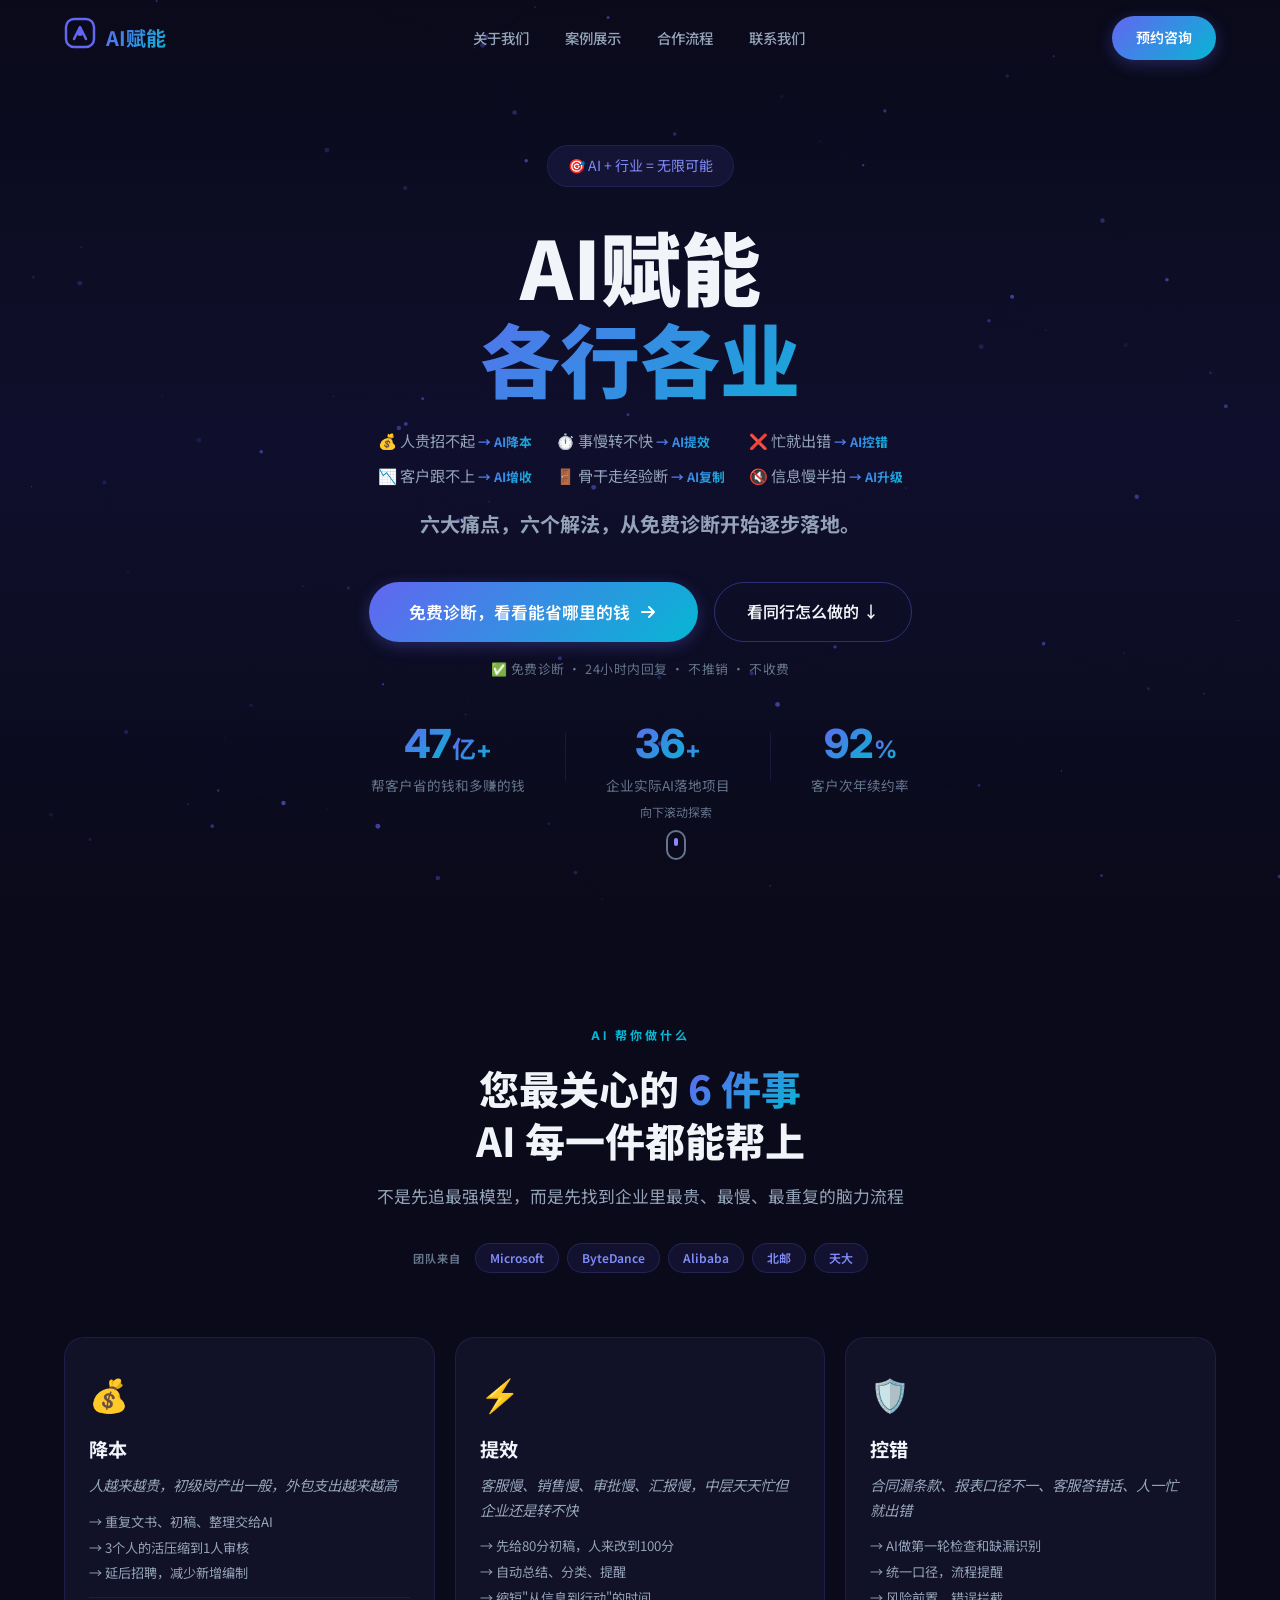
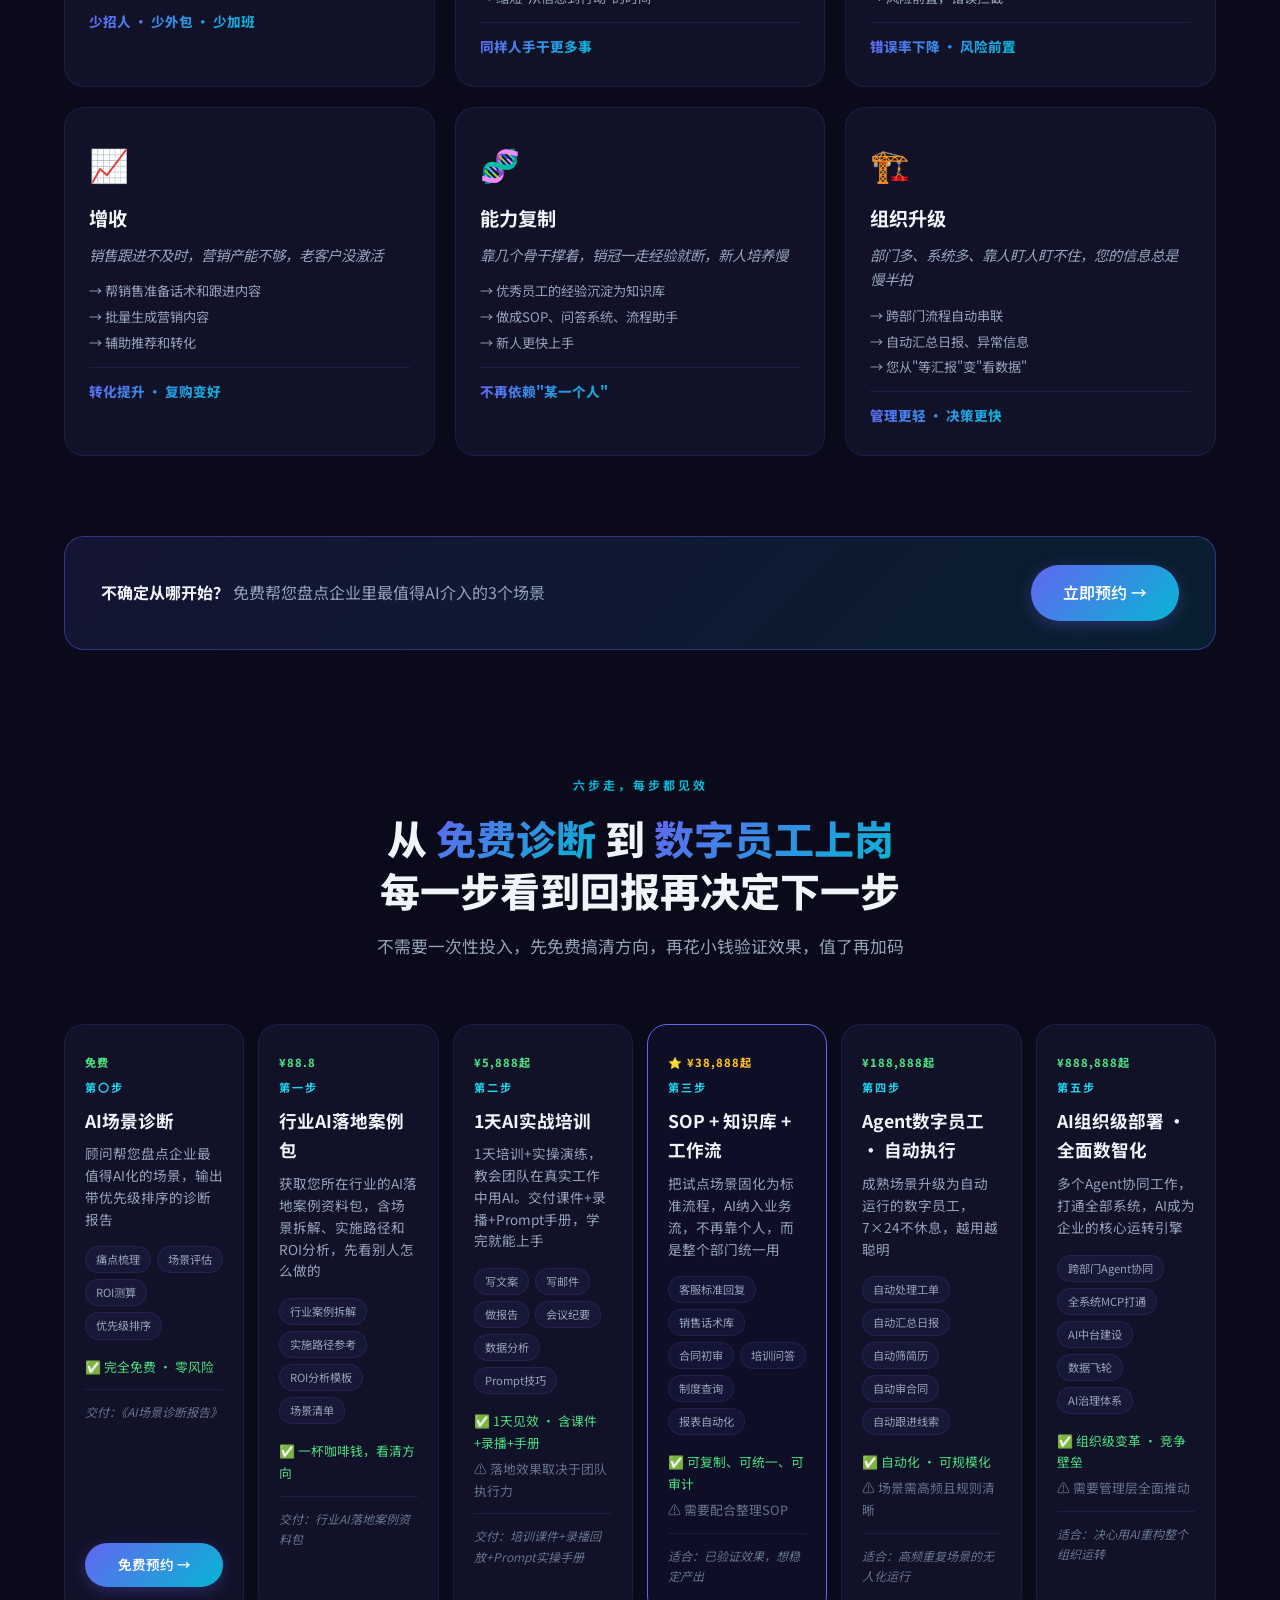
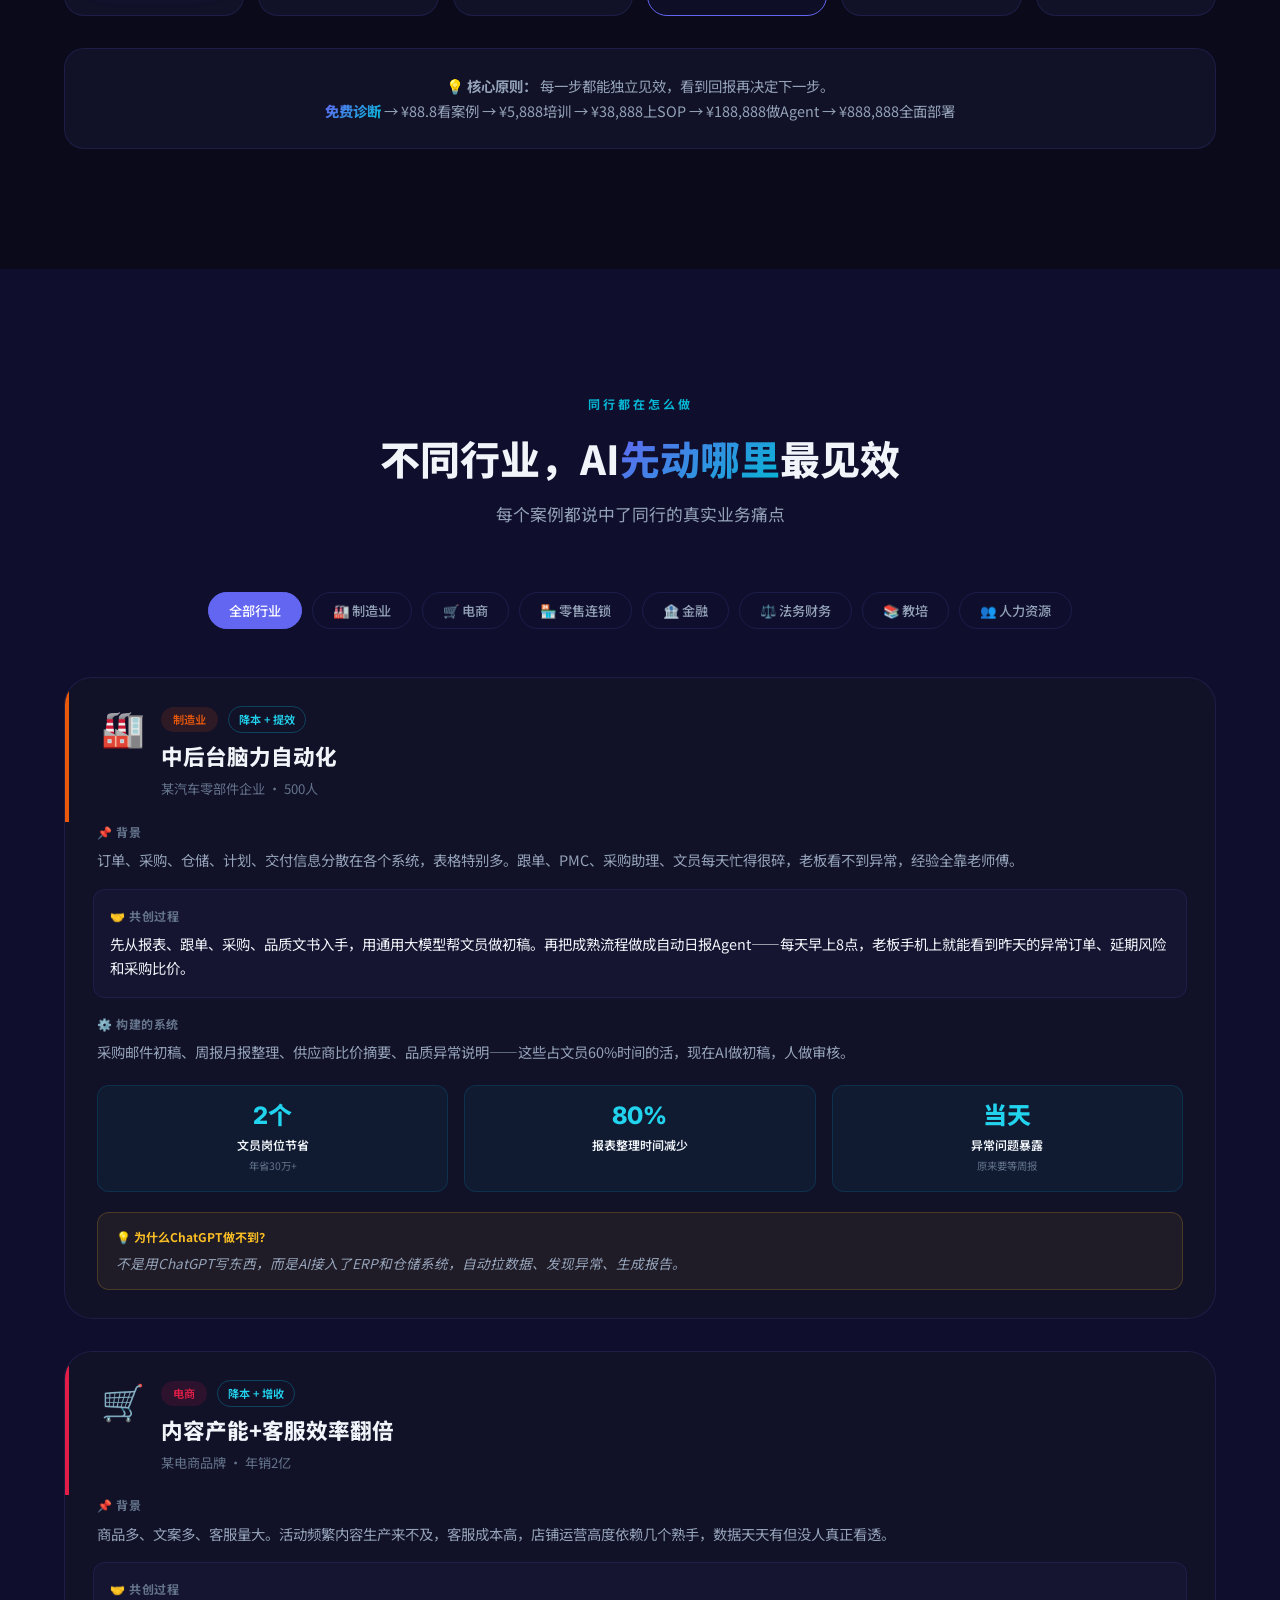
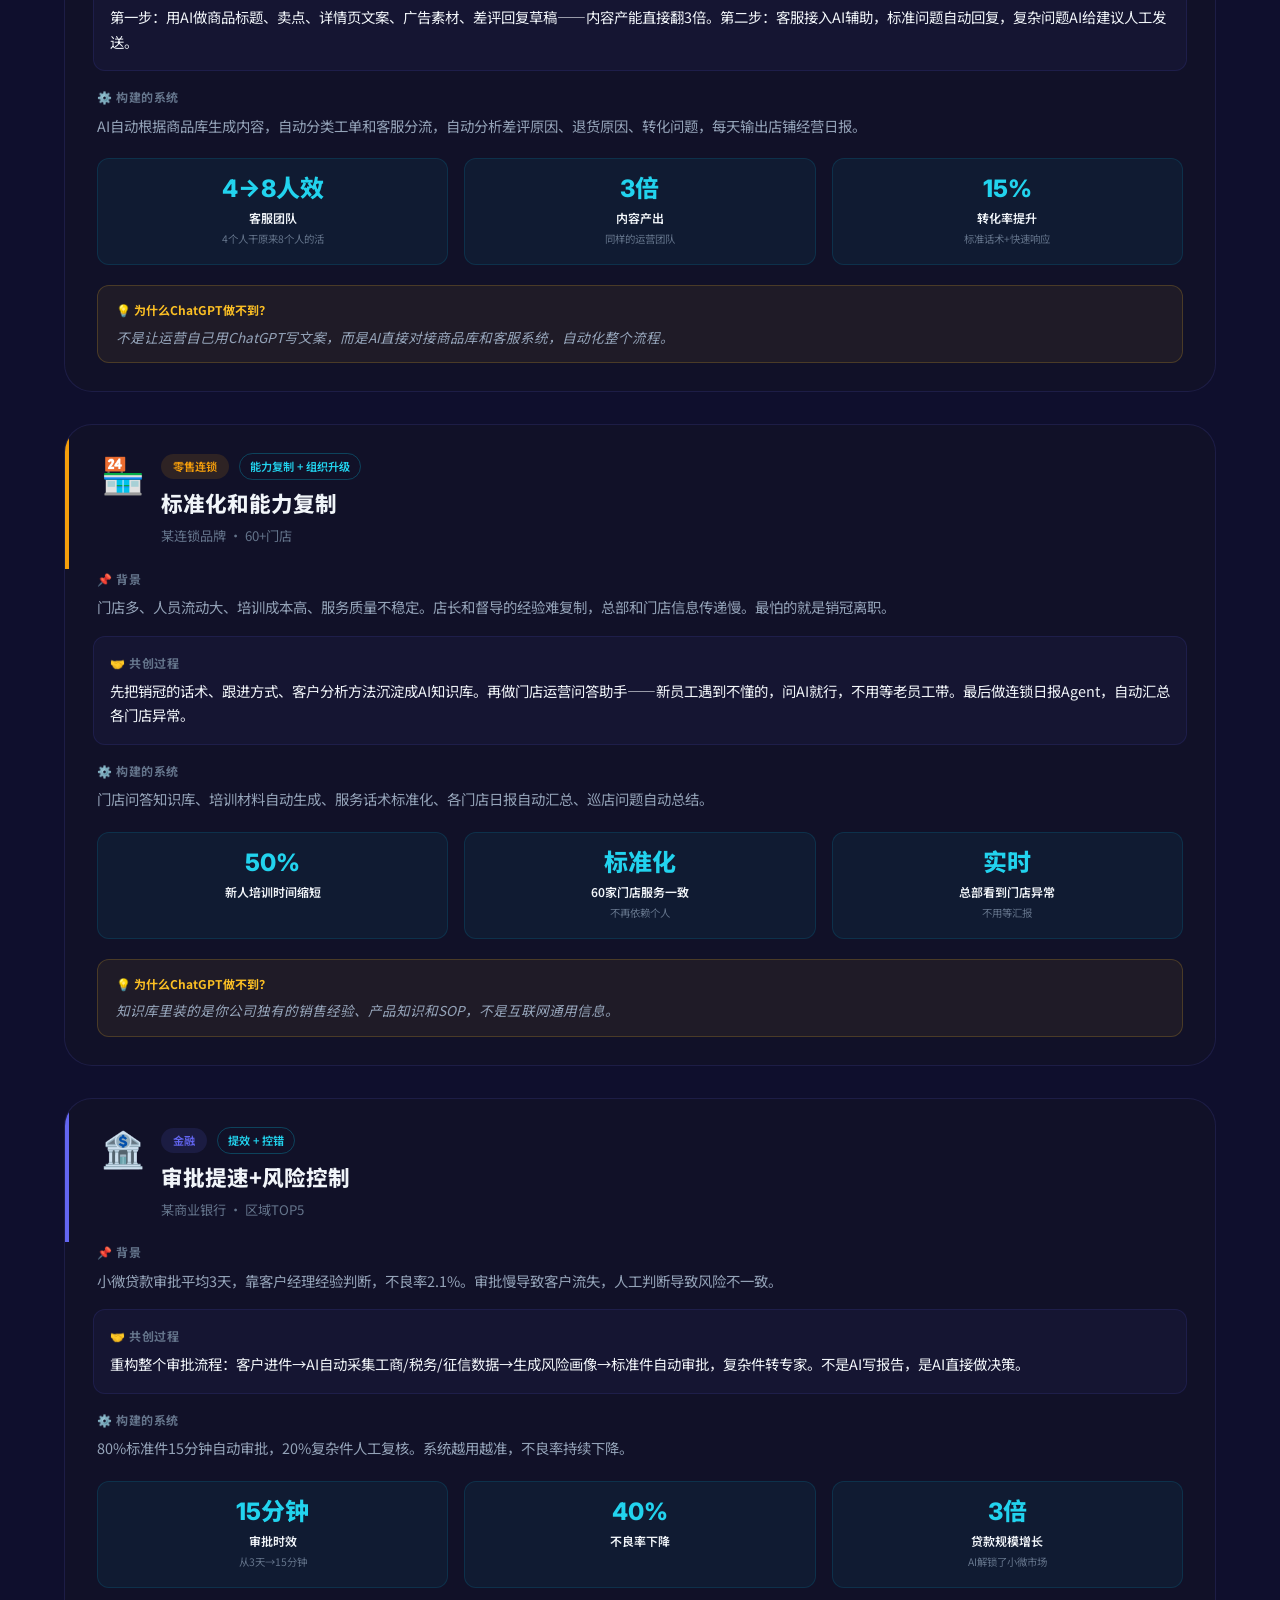
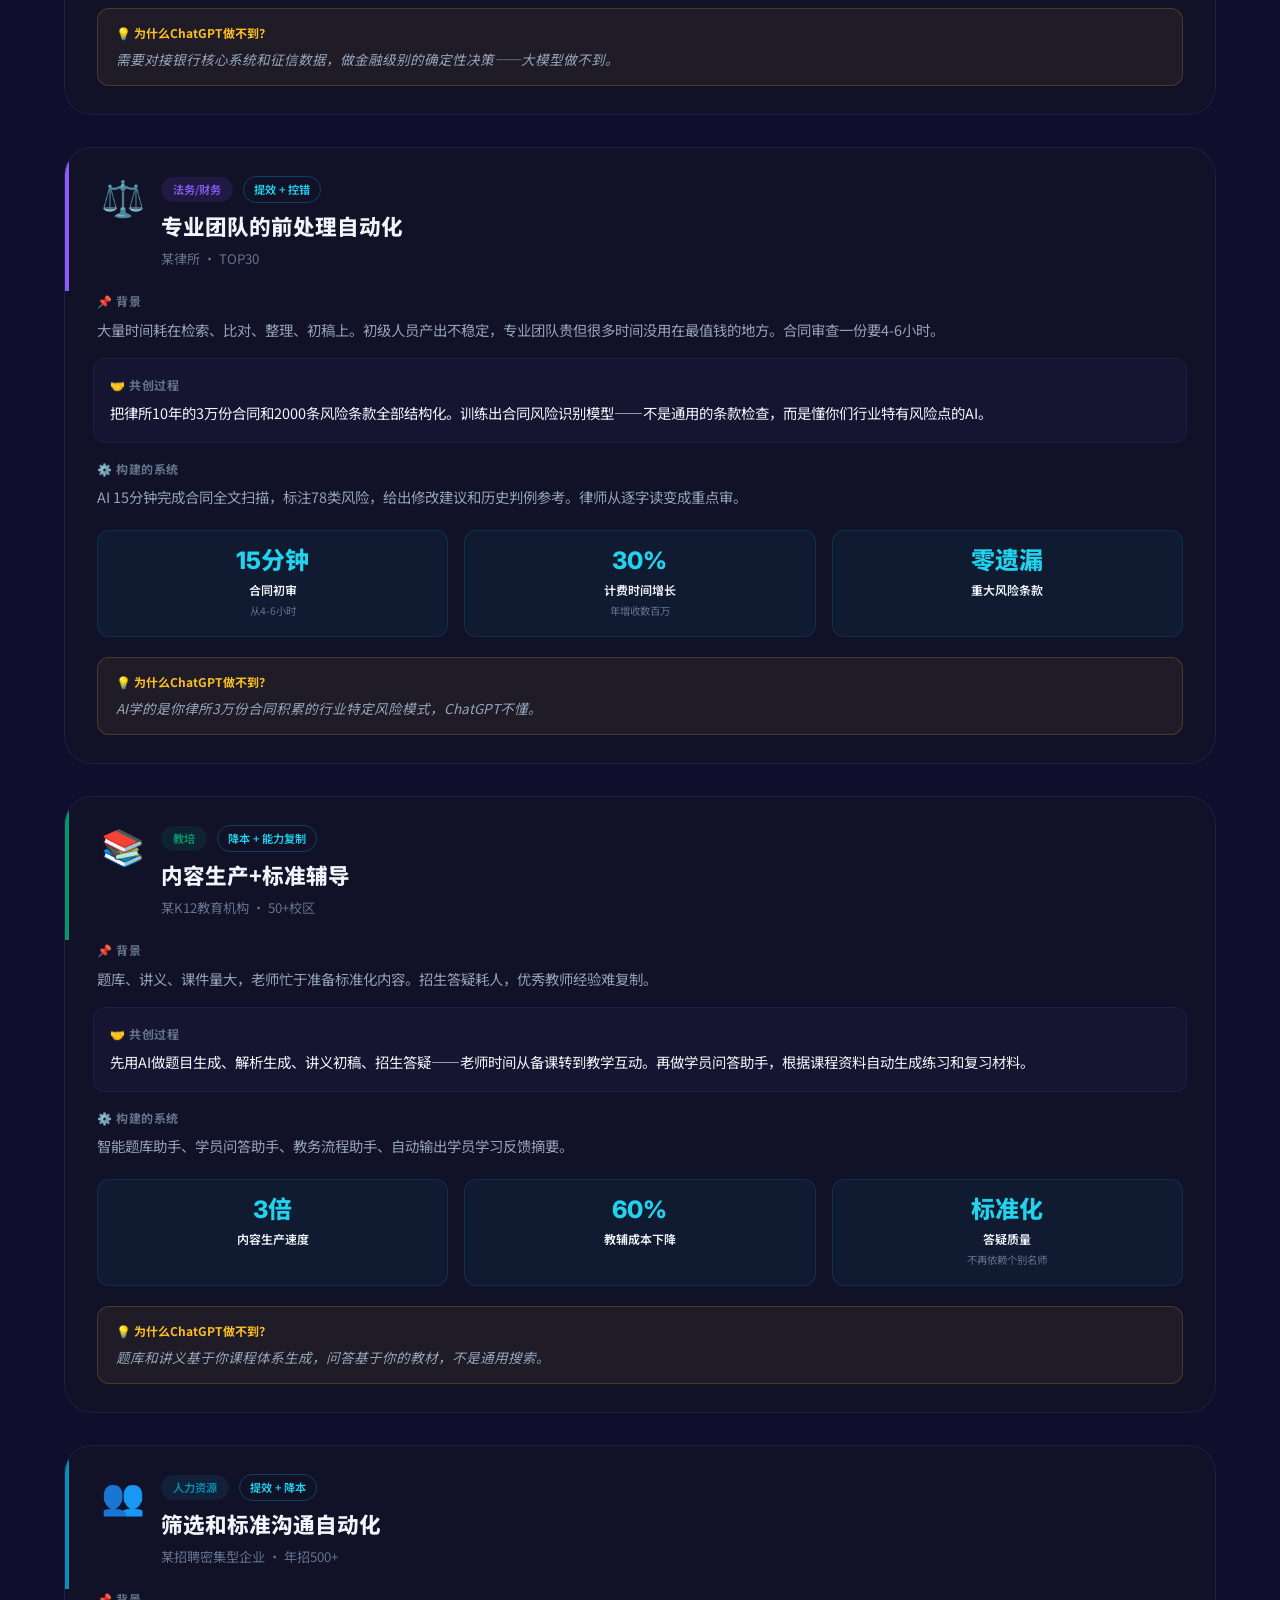
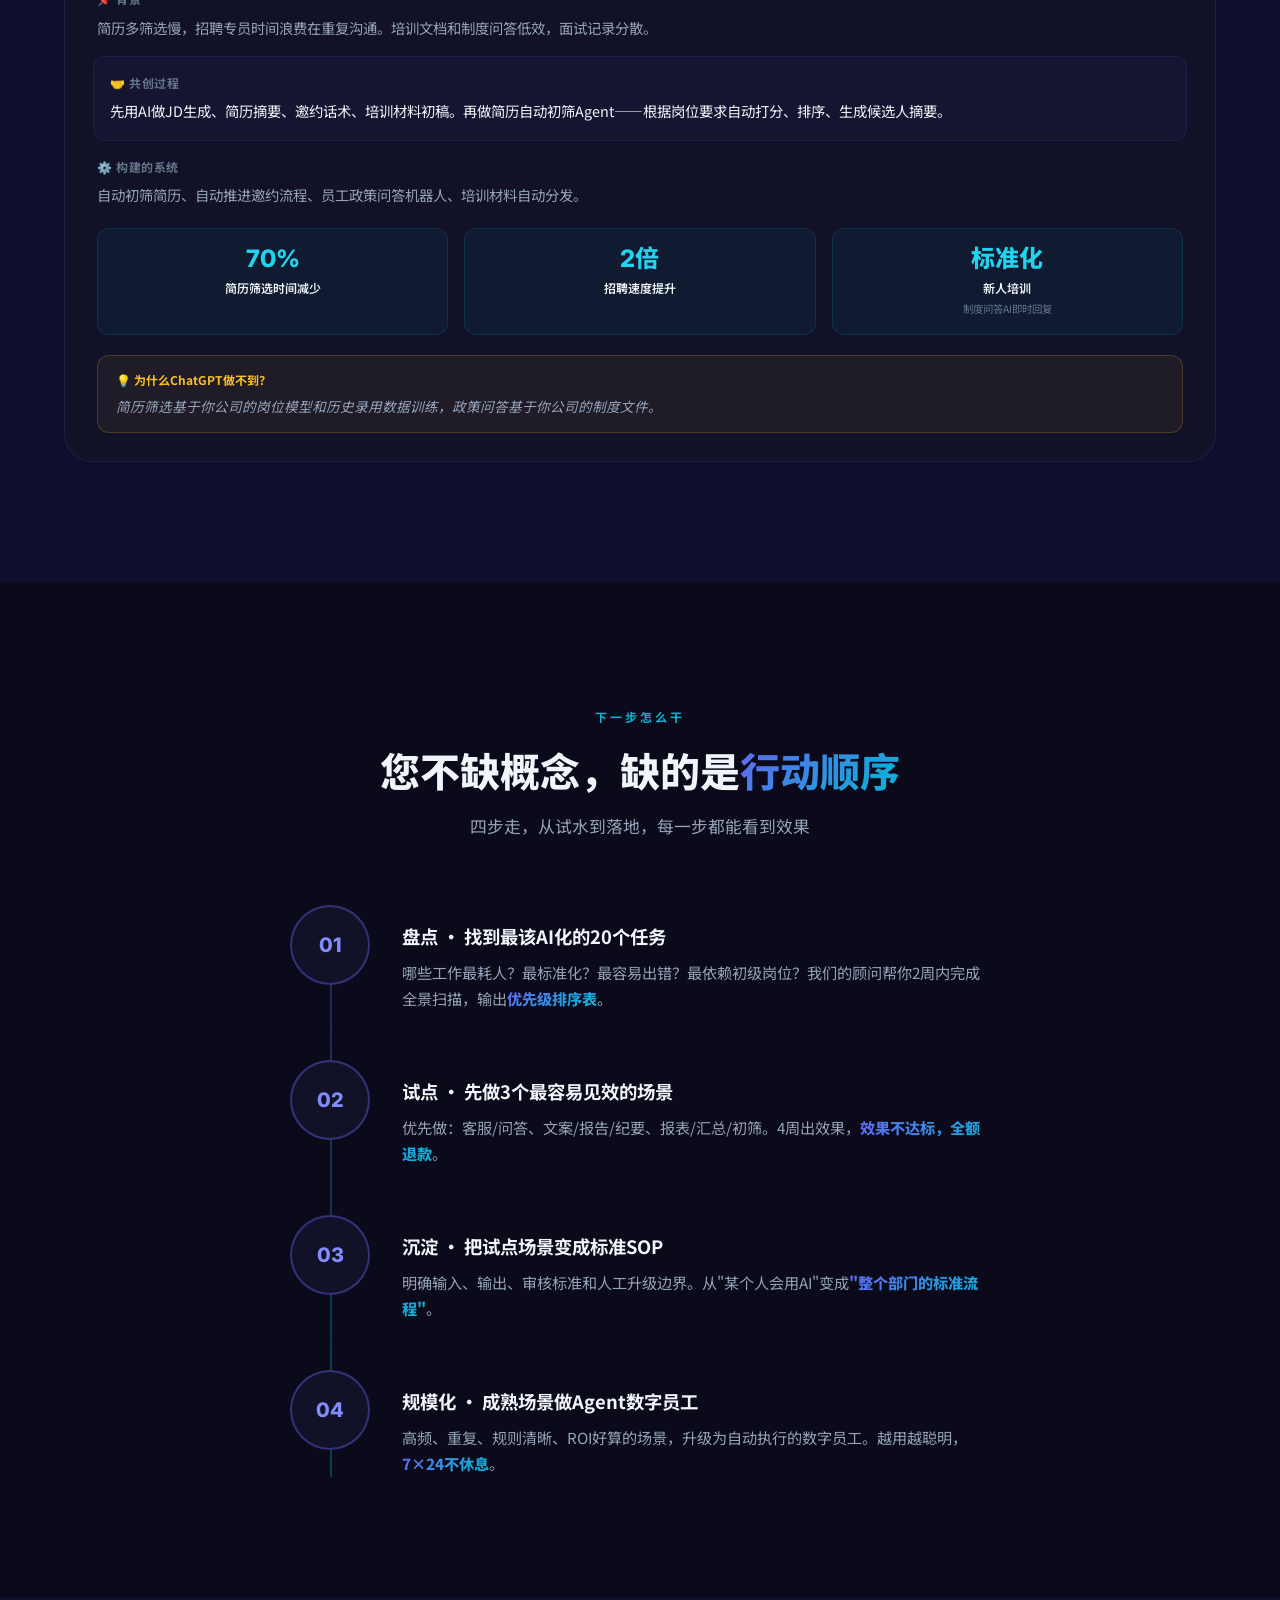
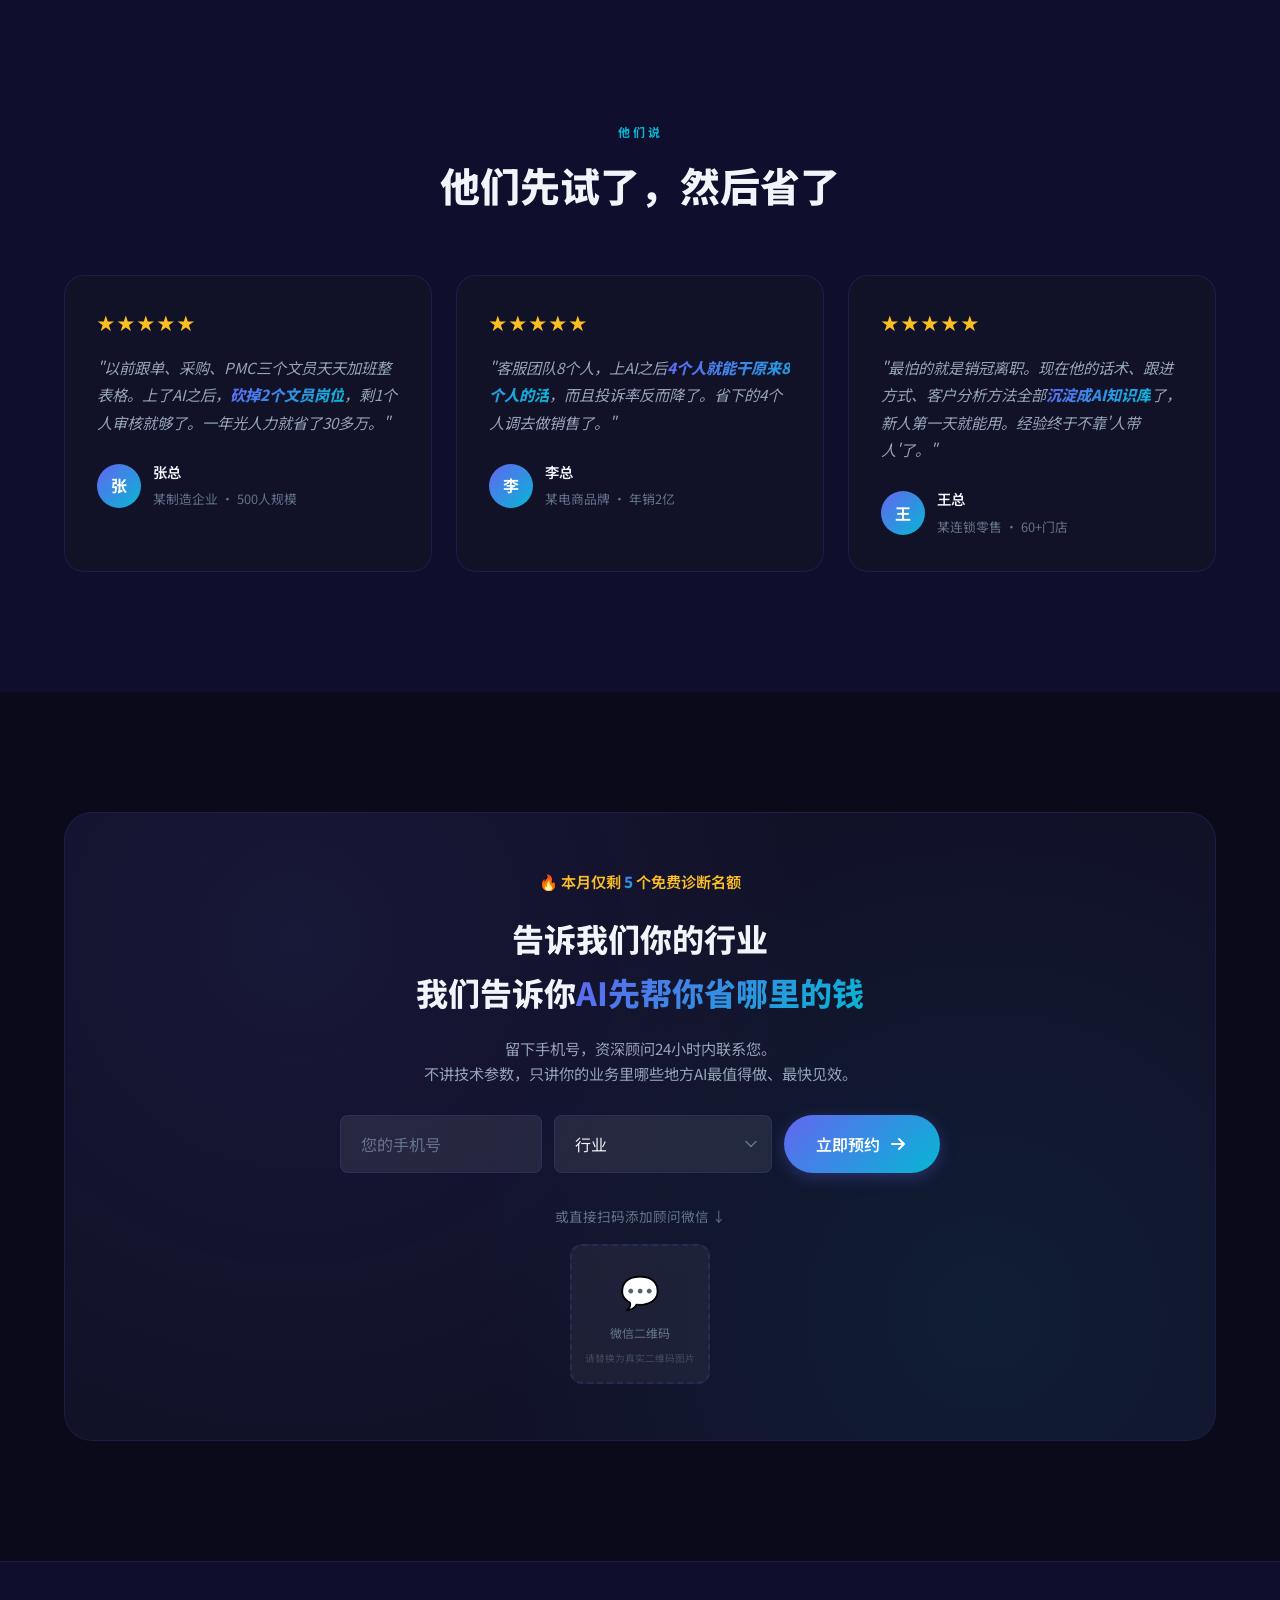
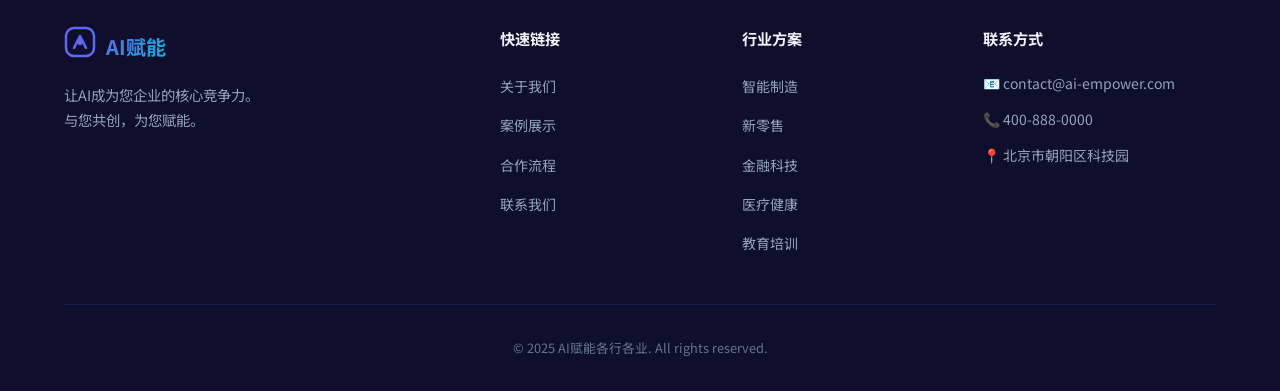
<file: index.html>
<!DOCTYPE html>
<html lang="zh-CN">
<head>
    <meta charset="UTF-8">
    <meta name="viewport" content="width=device-width, initial-scale=1.0">
    <title>AI赋能各行各业 — 让AI为您的企业注入智能力量</title>
    <meta name="description" content="我们与客户共创AI解决方案，助力传统企业实现智能化转型。真实案例，真正赋能。">
    <link rel="preconnect" href="https://fonts.googleapis.com">
    <link rel="preconnect" href="https://fonts.gstatic.com" crossorigin>
    <link href="https://fonts.googleapis.com/css2?family=Noto+Sans+SC:wght@300;400;500;700;900&family=Inter:wght@300;400;500;600;700;800&display=swap" rel="stylesheet">
    <link rel="stylesheet" href="styles.css">
</head>
<body>
    <!-- 导航栏 -->
    <nav class="navbar" id="navbar">
        <div class="nav-container">
            <a href="#" class="nav-logo">
                <span class="logo-icon">
                    <svg width="32" height="32" viewBox="0 0 32 32" fill="none">
                        <rect x="2" y="2" width="28" height="28" rx="8" stroke="url(#logoGrad)" stroke-width="2.5"/>
                        <path d="M10 22L16 10L22 22" stroke="url(#logoGrad)" stroke-width="2.5" stroke-linecap="round" stroke-linejoin="round"/>
                        <circle cx="16" cy="16" r="3" fill="url(#logoGrad)"/>
                        <defs>
                            <linearGradient id="logoGrad" x1="0" y1="0" x2="32" y2="32">
                                <stop stop-color="#6366f1"/>
                                <stop offset="1" stop-color="#06b6d4"/>
                            </linearGradient>
                        </defs>
                    </svg>
                </span>
                <span class="logo-text">AI赋能</span>
            </a>
            <ul class="nav-links">
                <li><a href="#about">关于我们</a></li>
                <li><a href="#cases">案例展示</a></li>
                <li><a href="#process">合作流程</a></li>
                <li><a href="#contact">联系我们</a></li>
            </ul>
            <a href="#contact" class="nav-cta">预约咨询</a>
            <button class="nav-toggle" id="navToggle" aria-label="菜单">
                <span></span><span></span><span></span>
            </button>
        </div>
    </nav>

    <!-- Hero 区域 -->
    <section class="hero" id="hero">
        <canvas id="heroCanvas"></canvas>
        <div class="hero-content">
            <div class="hero-badge">🎯 AI + 行业 = 无限可能</div>
            <h1 class="hero-title">
                <span class="title-line">AI赋能</span>
                <span class="title-line gradient-text">各行各业</span>
            </h1>
            <p class="hero-desc">
                <span class="hero-pain-list">
                    <span class="pain-item">💰 人贵招不起 <em>→ AI降本</em></span>
                    <span class="pain-item">⏱️ 事慢转不快 <em>→ AI提效</em></span>
                    <span class="pain-item">❌ 忙就出错 <em>→ AI控错</em></span>
                    <span class="pain-item">📉 客户跟不上 <em>→ AI增收</em></span>
                    <span class="pain-item">🚪 骨干走经验断 <em>→ AI复制</em></span>
                    <span class="pain-item">🔇 信息慢半拍 <em>→ AI升级</em></span>
                </span>
                <strong>六大痛点，六个解法，从免费诊断开始逐步落地。</strong>
            </p>
            <div class="hero-actions">
                <a href="#contact" class="btn btn-primary btn-lg">
                    <span>免费诊断，看看能省哪里的钱</span>
                    <svg width="20" height="20" viewBox="0 0 20 20" fill="none">
                        <path d="M4 10H16M16 10L11 5M16 10L11 15" stroke="currentColor" stroke-width="2" stroke-linecap="round" stroke-linejoin="round"/>
                    </svg>
                </a>
                <a href="#cases" class="btn btn-outline">看同行怎么做的 ↓</a>
            </div>
            <p class="hero-trust-line">✅ 免费诊断 · 24小时内回复 · 不推销 · 不收费</p>
            <div class="hero-stats">
                <div class="stat-item">
                    <span class="stat-number" data-target="47">0</span><span class="stat-suffix">亿+</span>
                    <span class="stat-label">帮客户省的钱和多赚的钱</span>
                </div>
                <div class="stat-divider"></div>
                <div class="stat-item">
                    <span class="stat-number" data-target="36">0</span><span class="stat-suffix">+</span>
                    <span class="stat-label">企业实际AI落地项目</span>
                </div>
                <div class="stat-divider"></div>
                <div class="stat-item">
                    <span class="stat-number" data-target="92">0</span><span class="stat-suffix">%</span>
                    <span class="stat-label">客户次年续约率</span>
                </div>
            </div>
        </div>
        <div class="hero-scroll-hint">
            <span>向下滚动探索</span>
            <div class="scroll-arrow"></div>
        </div>
    </section>

    <!-- AI帮企业做什么 - 6个维度 -->
    <section class="section about" id="about">
        <div class="container">
            <div class="section-header">
                <span class="section-tag">AI 帮你做什么</span>
                <h2 class="section-title">您最关心的 <span class="kw">6 件事</span><br>AI 每一件都能帮上</h2>
                <p class="section-desc">不是先追最强模型，而是先找到企业里最贵、最慢、最重复的脑力流程</p>
                <div class="about-team" data-aos="fade-up">
                    <div class="team-row">
                        <span class="team-label">团队来自</span>
                        <span class="trust-tag">Microsoft</span>
                        <span class="trust-tag">ByteDance</span>
                        <span class="trust-tag">Alibaba</span>
                        <span class="trust-tag">北邮</span>
                        <span class="trust-tag">天大</span>
                    </div>
                </div>
            </div>
            <div class="about-grid six-dims">
                <div class="about-card dim-card" data-aos="fade-up">
                    <div class="dim-icon">💰</div>
                    <h3>降本</h3>
                    <p class="dim-pain">人越来越贵，初级岗产出一般，外包支出越来越高</p>
                    <div class="dim-solution">
                        <span>→ 重复文书、初稿、整理交给AI</span>
                        <span>→ 3个人的活压缩到1人审核</span>
                        <span>→ 延后招聘，减少新增编制</span>
                    </div>
                    <div class="dim-result"><span class="kw">少招人 · 少外包 · 少加班</span></div>
                </div>
                <div class="about-card dim-card" data-aos="fade-up" data-aos-delay="80">
                    <div class="dim-icon">⚡</div>
                    <h3>提效</h3>
                    <p class="dim-pain">客服慢、销售慢、审批慢、汇报慢，中层天天忙但企业还是转不快</p>
                    <div class="dim-solution">
                        <span>→ 先给80分初稿，人来改到100分</span>
                        <span>→ 自动总结、分类、提醒</span>
                        <span>→ 缩短"从信息到行动"的时间</span>
                    </div>
                    <div class="dim-result"><span class="kw">同样人手干更多事</span></div>
                </div>
                <div class="about-card dim-card" data-aos="fade-up" data-aos-delay="160">
                    <div class="dim-icon">🛡️</div>
                    <h3>控错</h3>
                    <p class="dim-pain">合同漏条款、报表口径不一、客服答错话、人一忙就出错</p>
                    <div class="dim-solution">
                        <span>→ AI做第一轮检查和缺漏识别</span>
                        <span>→ 统一口径，流程提醒</span>
                        <span>→ 风险前置，错误拦截</span>
                    </div>
                    <div class="dim-result"><span class="kw">错误率下降 · 风险前置</span></div>
                </div>
                <div class="about-card dim-card" data-aos="fade-up" data-aos-delay="240">
                    <div class="dim-icon">📈</div>
                    <h3>增收</h3>
                    <p class="dim-pain">销售跟进不及时，营销产能不够，老客户没激活</p>
                    <div class="dim-solution">
                        <span>→ 帮销售准备话术和跟进内容</span>
                        <span>→ 批量生成营销内容</span>
                        <span>→ 辅助推荐和转化</span>
                    </div>
                    <div class="dim-result"><span class="kw">转化提升 · 复购变好</span></div>
                </div>
                <div class="about-card dim-card" data-aos="fade-up" data-aos-delay="320">
                    <div class="dim-icon">🧬</div>
                    <h3>能力复制</h3>
                    <p class="dim-pain">靠几个骨干撑着，销冠一走经验就断，新人培养慢</p>
                    <div class="dim-solution">
                        <span>→ 优秀员工的经验沉淀为知识库</span>
                        <span>→ 做成SOP、问答系统、流程助手</span>
                        <span>→ 新人更快上手</span>
                    </div>
                    <div class="dim-result"><span class="kw">不再依赖"某一个人"</span></div>
                </div>
                <div class="about-card dim-card" data-aos="fade-up" data-aos-delay="400">
                    <div class="dim-icon">🏗️</div>
                    <h3>组织升级</h3>
                    <p class="dim-pain">部门多、系统多、靠人盯人盯不住，您的信息总是慢半拍</p>
                    <div class="dim-solution">
                        <span>→ 跨部门流程自动串联</span>
                        <span>→ 自动汇总日报、异常信息</span>
                        <span>→ 您从"等汇报"变"看数据"</span>
                    </div>
                    <div class="dim-result"><span class="kw">管理更轻 · 决策更快</span></div>
                </div>
            </div>
        </div>
    </section>

    <!-- 中间CTA横幅 -->
    <div class="mid-cta">
        <div class="container">
            <div class="mid-cta-inner" data-aos="fade-up">
                <div class="mid-cta-text">
                    <strong>不确定从哪开始？</strong> 免费帮您盘点企业里最值得AI介入的3个场景
                </div>
                <a href="#contact" class="btn btn-primary">立即预约 →</a>
            </div>
        </div>
    </div>

    <!-- 您的企业该走哪一步 -->
    <section class="section stages" id="stages">
        <div class="container">
            <div class="section-header">
                <span class="section-tag">六步走，每步都见效</span>
                <h2 class="section-title">从 <span class="kw">免费诊断</span> 到 <span class="kw">数字员工上岗</span><br>每一步看到回报再决定下一步</h2>
                <p class="section-desc">不需要一次性投入，先免费搞清方向，再花小钱验证效果，值了再加码</p>
            </div>
            <div class="stages-grid six-steps">
                <div class="stage-card" data-aos="fade-up">
                    <div class="stage-price">免费</div>
                    <div class="stage-level">第〇步</div>
                    <h3>AI场景诊断</h3>
                    <p class="stage-desc">顾问帮您盘点企业最值得AI化的场景，输出带优先级排序的诊断报告</p>
                    <div class="stage-scenes">
                        <span>痛点梳理</span><span>场景评估</span><span>ROI测算</span><span>优先级排序</span>
                    </div>
                    <div class="stage-verdict">
                        <span class="verdict-good">✅ 完全免费 · 零风险</span>
                    </div>
                    <div class="stage-when">交付：《AI场景诊断报告》</div>
                    <a href="#contact" class="btn btn-primary stage-cta">免费预约 →</a>
                </div>
                <div class="stage-card" data-aos="fade-up" data-aos-delay="80">
                    <div class="stage-price">¥88.8</div>
                    <div class="stage-level">第一步</div>
                    <h3>行业AI落地案例包</h3>
                    <p class="stage-desc">获取您所在行业的AI落地案例资料包，含场景拆解、实施路径和ROI分析，先看别人怎么做的</p>
                    <div class="stage-scenes">
                        <span>行业案例拆解</span><span>实施路径参考</span><span>ROI分析模板</span><span>场景清单</span>
                    </div>
                    <div class="stage-verdict">
                        <span class="verdict-good">✅ 一杯咖啡钱，看清方向</span>
                    </div>
                    <div class="stage-when">交付：行业AI落地案例资料包</div>
                </div>
                <div class="stage-card" data-aos="fade-up" data-aos-delay="160">
                    <div class="stage-price">¥5,888起</div>
                    <div class="stage-level">第二步</div>
                    <h3>1天AI实战培训</h3>
                    <p class="stage-desc">1天培训+实操演练，教会团队在真实工作中用AI。交付课件+录播+Prompt手册，学完就能上手</p>
                    <div class="stage-scenes">
                        <span>写文案</span><span>写邮件</span><span>做报告</span><span>会议纪要</span><span>数据分析</span><span>Prompt技巧</span>
                    </div>
                    <div class="stage-verdict">
                        <span class="verdict-good">✅ 1天见效 · 含课件+录播+手册</span>
                        <span class="verdict-limit">⚠️ 落地效果取决于团队执行力</span>
                    </div>
                    <div class="stage-when">交付：培训课件+录播回放+Prompt实操手册</div>
                </div>
                <div class="stage-card stage-highlight" data-aos="fade-up" data-aos-delay="240">
                    <div class="stage-price">⭐ ¥38,888起</div>
                    <div class="stage-level">第三步</div>
                    <h3>SOP + 知识库 + 工作流</h3>
                    <p class="stage-desc">把试点场景固化为标准流程，AI纳入业务流，不再靠个人，而是整个部门统一用</p>
                    <div class="stage-scenes">
                        <span>客服标准回复</span><span>销售话术库</span><span>合同初审</span><span>培训问答</span><span>制度查询</span><span>报表自动化</span>
                    </div>
                    <div class="stage-verdict">
                        <span class="verdict-good">✅ 可复制、可统一、可审计</span>
                        <span class="verdict-limit">⚠️ 需要配合整理SOP</span>
                    </div>
                    <div class="stage-when">适合：已验证效果，想稳定产出</div>
                </div>
                <div class="stage-card" data-aos="fade-up" data-aos-delay="320">
                    <div class="stage-price">¥188,888起</div>
                    <div class="stage-level">第四步</div>
                    <h3>Agent数字员工 · 自动执行</h3>
                    <p class="stage-desc">成熟场景升级为自动运行的数字员工，7×24不休息，越用越聪明</p>
                    <div class="stage-scenes">
                        <span>自动处理工单</span><span>自动汇总日报</span><span>自动筛简历</span><span>自动审合同</span><span>自动跟进线索</span>
                    </div>
                    <div class="stage-verdict">
                        <span class="verdict-good">✅ 自动化 · 可规模化</span>
                        <span class="verdict-limit">⚠️ 场景需高频且规则清晰</span>
                    </div>
                    <div class="stage-when">适合：高频重复场景的无人化运行</div>
                </div>
                <div class="stage-card" data-aos="fade-up" data-aos-delay="400">
                    <div class="stage-price">¥888,888起</div>
                    <div class="stage-level">第五步</div>
                    <h3>AI组织级部署 · 全面数智化</h3>
                    <p class="stage-desc">多个Agent协同工作，打通全部系统，AI成为企业的核心运转引擎</p>
                    <div class="stage-scenes">
                        <span>跨部门Agent协同</span><span>全系统MCP打通</span><span>AI中台建设</span><span>数据飞轮</span><span>AI治理体系</span>
                    </div>
                    <div class="stage-verdict">
                        <span class="verdict-good">✅ 组织级变革 · 竞争壁垒</span>
                        <span class="verdict-limit">⚠️ 需要管理层全面推动</span>
                    </div>
                    <div class="stage-when">适合：决心用AI重构整个组织运转</div>
                </div>
            </div>
            <div class="stage-summary" data-aos="fade-up">
                <p>💡 <strong>核心原则：</strong>
                    每一步都能独立见效，看到回报再决定下一步。<br>
                    <span class="kw">免费诊断</span> → ¥88.8看案例 → ¥5,888培训 → ¥38,888上SOP → ¥188,888做Agent → ¥888,888全面部署
                </p>
            </div>
        </div>
    </section>

    <!-- 共创案例 -->
    <section class="section cases" id="cases">
        <div class="container">
            <div class="section-header">
                <span class="section-tag">同行都在怎么做</span>
                <h2 class="section-title">不同行业，AI<span class="kw">先动哪里</span>最见效</h2>
                <p class="section-desc">每个案例都说中了同行的真实业务痛点</p>
            </div>

            <!-- 行业筛选 -->
            <div class="case-filters">
                <button class="filter-btn active" data-filter="all">全部行业</button>
                <button class="filter-btn" data-filter="manufacturing">🏭 制造业</button>
                <button class="filter-btn" data-filter="ecommerce">🛒 电商</button>
                <button class="filter-btn" data-filter="retail">🏪 零售连锁</button>
                <button class="filter-btn" data-filter="finance">🏦 金融</button>
                <button class="filter-btn" data-filter="professional">⚖️ 法务财务</button>
                <button class="filter-btn" data-filter="education">📚 教培</button>
                <button class="filter-btn" data-filter="hr">👥 人力资源</button>
            </div>

            <!-- 动态案例列表 -->
            <div class="case-list" id="caseList"></div>
        </div>
    </section>

    <!-- 视频弹窗 -->
    <div class="video-modal" id="videoModal">
        <div class="modal-overlay"></div>
        <div class="modal-content">
            <button class="modal-close" id="modalClose">
                <svg width="24" height="24" viewBox="0 0 24 24" fill="none">
                    <path d="M18 6L6 18M6 6L18 18" stroke="white" stroke-width="2" stroke-linecap="round"/>
                </svg>
            </button>
            <div class="video-placeholder">
                <svg width="80" height="80" viewBox="0 0 80 80" fill="none">
                    <circle cx="40" cy="40" r="30" stroke="white" stroke-width="2" opacity="0.5"/>
                    <path d="M34 28V52L56 40L34 28Z" fill="white" opacity="0.5"/>
                </svg>
                <p>视频加载中...</p>
                <p class="video-note">请替换为实际案例视频链接</p>
            </div>
        </div>
    </div>

    <!-- 合作流程 -->
    <section class="section process" id="process">
        <div class="container">
            <div class="section-header">
                <span class="section-tag">下一步怎么干</span>
                <h2 class="section-title">您不缺概念，缺的是<span class="kw">行动顺序</span></h2>
                <p class="section-desc">四步走，从试水到落地，每一步都能看到效果</p>
            </div>
            <div class="process-timeline">
                <div class="process-step" data-aos="fade-right">
                    <div class="step-number">01</div>
                    <div class="step-content">
                        <h3>盘点 · 找到最该AI化的20个任务</h3>
                        <p>哪些工作最耗人？最标准化？最容易出错？最依赖初级岗位？我们的顾问帮你2周内完成全景扫描，输出<span class="kw">优先级排序表</span>。</p>
                    </div>
                </div>
                <div class="process-step" data-aos="fade-left">
                    <div class="step-number">02</div>
                    <div class="step-content">
                        <h3>试点 · 先做3个最容易见效的场景</h3>
                        <p>优先做：客服/问答、文案/报告/纪要、报表/汇总/初筛。4周出效果，<span class="kw">效果不达标，全额退款</span>。</p>
                    </div>
                </div>
                <div class="process-step" data-aos="fade-right">
                    <div class="step-number">03</div>
                    <div class="step-content">
                        <h3>沉淀 · 把试点场景变成标准SOP</h3>
                        <p>明确输入、输出、审核标准和人工升级边界。从"某个人会用AI"变成<span class="kw">"整个部门的标准流程"</span>。</p>
                    </div>
                </div>
                <div class="process-step" data-aos="fade-left">
                    <div class="step-number">04</div>
                    <div class="step-content">
                        <h3>规模化 · 成熟场景做Agent数字员工</h3>
                        <p>高频、重复、规则清晰、ROI好算的场景，升级为自动执行的数字员工。越用越聪明，<span class="kw">7×24不休息</span>。</p>
                    </div>
                </div>
            </div>
        </div>
    </section>

    <!-- 客户评价 -->
    <section class="section testimonials">
        <div class="container">
            <div class="section-header">
                <span class="section-tag">他们说</span>
                <h2 class="section-title">他们先试了，然后省了</h2>
            </div>
            <div class="testimonial-grid">
                <div class="testimonial-card" data-aos="fade-up">
                    <div class="testimonial-stars">★★★★★</div>
                    <p class="testimonial-text">"以前跟单、采购、PMC三个文员天天加班整表格。上了AI之后，<span class="kw">砍掉2个文员岗位</span>，剩1个人审核就够了。一年光人力就省了30多万。"</p>
                    <div class="testimonial-author">
                        <div class="author-avatar">张</div>
                        <div>
                            <strong>张总</strong>
                            <span>某制造企业 · 500人规模</span>
                        </div>
                    </div>
                </div>
                <div class="testimonial-card" data-aos="fade-up" data-aos-delay="100">
                    <div class="testimonial-stars">★★★★★</div>
                    <p class="testimonial-text">"客服团队8个人，上AI之后<span class="kw">4个人就能干原来8个人的活</span>，而且投诉率反而降了。省下的4个人调去做销售了。"</p>
                    <div class="testimonial-author">
                        <div class="author-avatar">李</div>
                        <div>
                            <strong>李总</strong>
                            <span>某电商品牌 · 年销2亿</span>
                        </div>
                    </div>
                </div>
                <div class="testimonial-card" data-aos="fade-up" data-aos-delay="200">
                    <div class="testimonial-stars">★★★★★</div>
                    <p class="testimonial-text">"最怕的就是销冠离职。现在他的话术、跟进方式、客户分析方法全部<span class="kw">沉淀成AI知识库</span>了，新人第一天就能用。经验终于不靠'人带人'了。"</p>
                    <div class="testimonial-author">
                        <div class="author-avatar">王</div>
                        <div>
                            <strong>王总</strong>
                            <span>某连锁零售 · 60+门店</span>
                        </div>
                    </div>
                </div>
            </div>
        </div>
    </section>

    <!-- CTA -->
    <section class="section cta-section" id="contact">
        <div class="container">
            <div class="cta-card">
                <div class="cta-bg-pattern"></div>
                <div class="cta-urgency" data-aos="fade-up">🔥 本月仅剩 <span class="kw" id="remainSlots">5</span> 个免费诊断名额</div>
                <h2>告诉我们你的行业<br>我们告诉你<span class="kw">AI先帮你省哪里的钱</span></h2>
                <p>留下手机号，资深顾问24小时内联系您。<br>不讲技术参数，只讲你的业务里哪些地方AI最值得做、最快见效。</p>
                <form class="cta-form cta-form-simple" id="contactForm" data-aos="fade-up" data-aos-delay="100">
                    <div class="form-row-inline">
                        <input type="tel" id="phone" placeholder="您的手机号" required>
                        <select id="industry" required>
                            <option value="" disabled selected>行业</option>
                            <option value="manufacturing">制造业</option>
                            <option value="retail">零售/电商</option>
                            <option value="finance">金融</option>
                            <option value="healthcare">医疗健康</option>
                            <option value="realestate">房地产</option>
                            <option value="logistics">物流</option>
                            <option value="other">其他</option>
                        </select>
                        <button type="submit" class="btn btn-primary">
                            <span>立即预约</span>
                            <svg width="20" height="20" viewBox="0 0 20 20" fill="none">
                                <path d="M4 10H16M16 10L11 5M16 10L11 15" stroke="currentColor" stroke-width="2" stroke-linecap="round" stroke-linejoin="round"/>
                            </svg>
                        </button>
                    </div>
                </form>
                <div class="cta-alt" data-aos="fade-up" data-aos-delay="200">
                    <span>或直接扫码添加顾问微信 ↓</span>
                    <div class="wechat-qr-placeholder">
                        <div class="qr-box">
                            <span class="qr-icon">💬</span>
                            <span>微信二维码</span>
                            <span class="qr-hint">请替换为真实二维码图片</span>
                        </div>
                    </div>
                </div>
            </div>
        </div>
    </section>

    <!-- 悬浮CTA按钮 -->
    <div class="floating-cta" id="floatingCta">
        <a href="#contact" class="float-btn float-btn-primary" title="预约咨询">
            <svg width="22" height="22" viewBox="0 0 22 22" fill="none">
                <path d="M3 20L5 14L16 3L19 6L8 17L3 20Z" stroke="currentColor" stroke-width="1.5" stroke-linejoin="round"/>
            </svg>
            <span>免费诊断</span>
        </a>
        <a href="tel:4008880000" class="float-btn float-btn-phone" title="电话咨询">
            <svg width="20" height="20" viewBox="0 0 20 20" fill="none">
                <path d="M3 3H7L9 8L6.5 9.5C7.57 11.57 9.43 13.43 11.5 14.5L13 12L18 14V18C18 18.55 17.55 19 17 19C9.27 19 3 12.73 3 5C3 4.45 3.45 4 4 4" stroke="currentColor" stroke-width="1.5" stroke-linecap="round" stroke-linejoin="round"/>
            </svg>
        </a>
    </div>

    <!-- 页脚 -->
    <footer class="footer">
        <div class="container">
            <div class="footer-grid">
                <div class="footer-brand">
                    <a href="#" class="nav-logo">
                        <span class="logo-icon">
                            <svg width="32" height="32" viewBox="0 0 32 32" fill="none">
                                <rect x="2" y="2" width="28" height="28" rx="8" stroke="url(#logoGrad2)" stroke-width="2.5"/>
                                <path d="M10 22L16 10L22 22" stroke="url(#logoGrad2)" stroke-width="2.5" stroke-linecap="round" stroke-linejoin="round"/>
                                <circle cx="16" cy="16" r="3" fill="url(#logoGrad2)"/>
                                <defs>
                                    <linearGradient id="logoGrad2" x1="0" y1="0" x2="32" y2="32">
                                        <stop stop-color="#6366f1"/>
                                        <stop offset="1" stop-color="#06b6d4"/>
                                    </linearGradient>
                                </defs>
                            </svg>
                        </span>
                        <span class="logo-text">AI赋能</span>
                    </a>
                    <p>让AI成为您企业的核心竞争力。<br>与您共创，为您赋能。</p>
                </div>
                <div class="footer-links">
                    <h4>快速链接</h4>
                    <ul>
                        <li><a href="#about">关于我们</a></li>
                        <li><a href="#cases">案例展示</a></li>
                        <li><a href="#process">合作流程</a></li>
                        <li><a href="#contact">联系我们</a></li>
                    </ul>
                </div>
                <div class="footer-links">
                    <h4>行业方案</h4>
                    <ul>
                        <li><a href="#">智能制造</a></li>
                        <li><a href="#">新零售</a></li>
                        <li><a href="#">金融科技</a></li>
                        <li><a href="#">医疗健康</a></li>
                        <li><a href="#">教育培训</a></li>
                    </ul>
                </div>
                <div class="footer-links">
                    <h4>联系方式</h4>
                    <ul class="contact-list">
                        <li>📧 contact@ai-empower.com</li>
                        <li>📞 400-888-0000</li>
                        <li>📍 北京市朝阳区科技园</li>
                    </ul>
                </div>
            </div>
            <div class="footer-bottom">
                <p>&copy; 2025 AI赋能各行各业. All rights reserved.</p>
            </div>
        </div>
    </footer>

    <script src="script.js"></script>
</body>
</html>
</file>
<file: styles.css>
/* ============================================
   AI赋能各行各业 — 产品介绍网站样式
   设计风格：科技感 · 赋能感
   ============================================ */

/* --- CSS Variables --- */
:root {
    --primary: #6366f1;
    --primary-light: #818cf8;
    --primary-dark: #4f46e5;
    --accent: #06b6d4;
    --accent-light: #22d3ee;
    --bg-dark: #0a0a1a;
    --bg-card: #111128;
    --bg-card-hover: #1a1a3e;
    --bg-surface: #0f0f2d;
    --text-primary: #f1f5f9;
    --text-secondary: #94a3b8;
    --text-muted: #64748b;
    --border-color: rgba(99, 102, 241, 0.15);
    --border-hover: rgba(99, 102, 241, 0.4);
    --gradient-primary: linear-gradient(135deg, #6366f1, #06b6d4);
    --gradient-hero: linear-gradient(180deg, #0a0a1a 0%, #0f0f2d 50%, #0a0a1a 100%);
    --shadow-card: 0 4px 24px rgba(0, 0, 0, 0.3);
    --shadow-glow: 0 0 40px rgba(99, 102, 241, 0.15);
    --radius-sm: 8px;
    --radius-md: 12px;
    --radius-lg: 20px;
    --radius-xl: 28px;
    --font-cn: 'Noto Sans SC', 'PingFang SC', 'Microsoft YaHei', sans-serif;
    --font-en: 'Inter', var(--font-cn);
    --transition: 0.3s cubic-bezier(0.4, 0, 0.2, 1);
}

/* --- Reset & Base --- */
*, *::before, *::after {
    margin: 0;
    padding: 0;
    box-sizing: border-box;
}

html {
    scroll-behavior: smooth;
    font-size: 16px;
}

body {
    font-family: var(--font-cn);
    background: var(--bg-dark);
    color: var(--text-primary);
    line-height: 1.7;
    overflow-x: hidden;
    -webkit-font-smoothing: antialiased;
}

a {
    color: inherit;
    text-decoration: none;
    transition: color var(--transition);
}

img {
    max-width: 100%;
    display: block;
}

ul {
    list-style: none;
}

.container {
    max-width: 1200px;
    margin: 0 auto;
    padding: 0 24px;
}

/* --- Navbar --- */
.navbar {
    position: fixed;
    top: 0;
    left: 0;
    right: 0;
    z-index: 1000;
    padding: 16px 0;
    transition: all var(--transition);
    background: transparent;
}

.navbar.scrolled {
    background: rgba(10, 10, 26, 0.9);
    backdrop-filter: blur(20px);
    -webkit-backdrop-filter: blur(20px);
    border-bottom: 1px solid var(--border-color);
    padding: 10px 0;
}

.nav-container {
    max-width: 1200px;
    margin: 0 auto;
    padding: 0 24px;
    display: flex;
    align-items: center;
    justify-content: space-between;
}

.nav-logo {
    display: flex;
    align-items: center;
    gap: 10px;
    font-weight: 700;
    font-size: 1.25rem;
}

.logo-text {
    background: var(--gradient-primary);
    -webkit-background-clip: text;
    -webkit-text-fill-color: transparent;
    background-clip: text;
}

.nav-links {
    display: flex;
    gap: 36px;
    align-items: center;
}

.nav-links a {
    font-size: 0.9rem;
    color: var(--text-secondary);
    font-weight: 500;
    position: relative;
    padding: 4px 0;
}

.nav-links a::after {
    content: '';
    position: absolute;
    bottom: -2px;
    left: 0;
    width: 0;
    height: 2px;
    background: var(--gradient-primary);
    transition: width var(--transition);
    border-radius: 1px;
}

.nav-links a:hover {
    color: var(--text-primary);
}

.nav-links a:hover::after {
    width: 100%;
}

.nav-cta {
    display: inline-flex;
    align-items: center;
    gap: 6px;
    padding: 10px 24px;
    background: var(--gradient-primary);
    color: white;
    border-radius: 100px;
    font-size: 0.875rem;
    font-weight: 600;
    transition: all var(--transition);
    box-shadow: 0 4px 16px rgba(99, 102, 241, 0.3);
}

.nav-cta:hover {
    transform: translateY(-2px);
    box-shadow: 0 6px 24px rgba(99, 102, 241, 0.5);
}

.nav-toggle {
    display: none;
    flex-direction: column;
    gap: 5px;
    background: none;
    border: none;
    cursor: pointer;
    padding: 4px;
}

.nav-toggle span {
    width: 24px;
    height: 2px;
    background: var(--text-primary);
    border-radius: 2px;
    transition: all var(--transition);
}

/* --- Hero Section --- */
.hero {
    position: relative;
    min-height: 100vh;
    display: flex;
    align-items: center;
    justify-content: center;
    overflow: hidden;
    background: var(--gradient-hero);
}

#heroCanvas {
    position: absolute;
    top: 0;
    left: 0;
    width: 100%;
    height: 100%;
    pointer-events: none;
}

.hero-content {
    position: relative;
    z-index: 2;
    text-align: center;
    padding: 120px 24px 80px;
    max-width: 900px;
}

.hero-badge {
    display: inline-flex;
    align-items: center;
    gap: 8px;
    padding: 8px 20px;
    background: rgba(99, 102, 241, 0.1);
    border: 1px solid var(--border-color);
    border-radius: 100px;
    font-size: 0.875rem;
    color: var(--primary-light);
    margin-bottom: 32px;
    animation: fadeInUp 0.8s ease-out;
}

.hero-title {
    font-size: clamp(2.5rem, 7vw, 5rem);
    font-weight: 900;
    line-height: 1.15;
    margin-bottom: 24px;
    animation: fadeInUp 0.8s ease-out 0.1s both;
}

.title-line {
    display: block;
}

.gradient-text {
    background: var(--gradient-primary);
    -webkit-background-clip: text;
    -webkit-text-fill-color: transparent;
    background-clip: text;
}

/* Keyword Highlight */
.kw {
    background: var(--gradient-primary);
    -webkit-background-clip: text;
    -webkit-text-fill-color: transparent;
    background-clip: text;
    font-weight: 800;
}

.section-title .kw {
    font-size: inherit;
}

.hero-desc .kw {
    font-size: 1.15em;
    letter-spacing: 0.5px;
}

.hero-desc {
    font-size: clamp(1rem, 2vw, 1.25rem);
    color: var(--text-secondary);
    line-height: 1.8;
    margin-bottom: 40px;
    animation: fadeInUp 0.8s ease-out 0.2s both;
}

.hero-pain-list {
    display: grid;
    grid-template-columns: repeat(3, auto);
    gap: 8px 24px;
    justify-content: center;
    margin-bottom: 16px;
}

.pain-item {
    font-size: 0.95rem;
    color: var(--text-secondary);
    white-space: nowrap;
    text-align: left;
}

.pain-item em {
    font-style: normal;
    font-weight: 700;
    font-size: 0.8rem;
    background: var(--gradient-primary);
    -webkit-background-clip: text;
    -webkit-text-fill-color: transparent;
    background-clip: text;
}

.hero-actions {
    display: flex;
    gap: 16px;
    justify-content: center;
    flex-wrap: wrap;
    margin-bottom: 16px;
    animation: fadeInUp 0.8s ease-out 0.3s both;
}

.hero-trust-line + .hero-stats {
    margin-top: 40px;
}

/* --- Buttons --- */
.btn {
    display: inline-flex;
    align-items: center;
    gap: 8px;
    padding: 14px 32px;
    border-radius: 100px;
    font-size: 1rem;
    font-weight: 600;
    font-family: var(--font-cn);
    cursor: pointer;
    border: none;
    transition: all var(--transition);
    white-space: nowrap;
}

.btn-primary {
    background: var(--gradient-primary);
    color: white;
    box-shadow: 0 4px 16px rgba(99, 102, 241, 0.3);
}

.btn-primary:hover {
    transform: translateY(-2px);
    box-shadow: 0 8px 32px rgba(99, 102, 241, 0.5);
}

.btn-outline {
    background: transparent;
    color: var(--text-primary);
    border: 1.5px solid var(--border-hover);
}

.btn-outline:hover {
    background: rgba(99, 102, 241, 0.1);
    border-color: var(--primary);
    transform: translateY(-2px);
}

.btn-lg {
    padding: 16px 40px;
    font-size: 1.05rem;
}

/* --- Hero Stats --- */
.hero-stats {
    display: flex;
    justify-content: center;
    align-items: center;
    gap: 40px;
    animation: fadeInUp 0.8s ease-out 0.4s both;
}

.stat-item {
    text-align: center;
    line-height: 1;
}

.stat-number {
    display: inline;
    font-family: var(--font-en);
    font-size: 2.5rem;
    font-weight: 800;
    background: var(--gradient-primary);
    -webkit-background-clip: text;
    -webkit-text-fill-color: transparent;
    background-clip: text;
    line-height: 1.2;
}

.stat-suffix {
    font-family: var(--font-en);
    font-size: 1.5rem;
    font-weight: 700;
    background: var(--gradient-primary);
    -webkit-background-clip: text;
    -webkit-text-fill-color: transparent;
    background-clip: text;
}

.stat-label {
    display: block;
    font-size: 0.85rem;
    color: var(--text-muted);
    margin-top: 8px;
    line-height: 1.4;
}

.stat-divider {
    width: 1px;
    height: 48px;
    background: var(--border-color);
}

/* --- Scroll Hint --- */
.hero-scroll-hint {
    position: absolute;
    bottom: 40px;
    left: 50%;
    transform: translateX(-50%);
    display: flex;
    flex-direction: column;
    align-items: center;
    gap: 8px;
    color: var(--text-muted);
    font-size: 0.75rem;
    animation: fadeInUp 0.8s ease-out 0.6s both;
}

.scroll-arrow {
    width: 20px;
    height: 30px;
    border: 2px solid var(--text-muted);
    border-radius: 10px;
    position: relative;
}

.scroll-arrow::after {
    content: '';
    width: 4px;
    height: 8px;
    background: var(--primary-light);
    border-radius: 2px;
    position: absolute;
    top: 6px;
    left: 50%;
    transform: translateX(-50%);
    animation: scrollBounce 2s infinite;
}

@keyframes scrollBounce {
    0%, 100% { transform: translateX(-50%) translateY(0); opacity: 1; }
    50% { transform: translateX(-50%) translateY(8px); opacity: 0.3; }
}

/* --- Section Common --- */
.section {
    padding: 120px 0;
    position: relative;
}

.section-header {
    text-align: center;
    margin-bottom: 64px;
}

.section-tag {
    display: inline-block;
    font-family: var(--font-en);
    font-size: 0.75rem;
    font-weight: 700;
    letter-spacing: 3px;
    color: var(--accent);
    text-transform: uppercase;
    margin-bottom: 16px;
}

.section-title {
    font-size: clamp(1.75rem, 4vw, 2.5rem);
    font-weight: 800;
    margin-bottom: 16px;
    line-height: 1.3;
}

.section-desc {
    font-size: 1.05rem;
    color: var(--text-secondary);
    max-width: 600px;
    margin: 0 auto;
}

/* --- About Grid --- */
.about-grid {
    display: grid;
    grid-template-columns: repeat(4, 1fr);
    gap: 24px;
}

.about-card {
    background: var(--bg-card);
    border: 1px solid var(--border-color);
    border-radius: var(--radius-lg);
    padding: 36px 28px;
    transition: all var(--transition);
    position: relative;
    overflow: hidden;
}

.about-card::before {
    content: '';
    position: absolute;
    top: 0;
    left: 0;
    right: 0;
    height: 3px;
    background: var(--gradient-primary);
    opacity: 0;
    transition: opacity var(--transition);
}

.about-card:hover {
    background: var(--bg-card-hover);
    border-color: var(--border-hover);
    transform: translateY(-4px);
    box-shadow: var(--shadow-glow);
}

.about-card:hover::before {
    opacity: 1;
}

.card-icon {
    width: 64px;
    height: 64px;
    display: flex;
    align-items: center;
    justify-content: center;
    background: rgba(99, 102, 241, 0.1);
    border-radius: var(--radius-md);
    color: var(--primary-light);
    margin-bottom: 20px;
}

.about-card h3 {
    font-size: 1.15rem;
    font-weight: 700;
    margin-bottom: 12px;
}

.about-card p {
    font-size: 0.9rem;
    color: var(--text-secondary);
    line-height: 1.7;
}

/* Tier Cards & Dimension Cards */
.about-grid.three-cols {
    grid-template-columns: repeat(3, 1fr);
}

.about-grid.six-dims {
    grid-template-columns: repeat(3, 1fr);
    gap: 20px;
}

.dim-card {
    padding: 28px 24px;
    text-align: left;
}

.dim-icon {
    font-size: 2rem;
    margin-bottom: 12px;
}

.dim-card h3 {
    font-size: 1.2rem;
    margin-bottom: 8px;
}

.dim-pain {
    font-size: 0.825rem;
    color: var(--text-muted);
    line-height: 1.6;
    margin-bottom: 14px;
    font-style: italic;
}

.dim-solution {
    display: flex;
    flex-direction: column;
    gap: 6px;
    margin-bottom: 14px;
}

.dim-solution span {
    font-size: 0.825rem;
    color: var(--text-secondary);
    line-height: 1.5;
}

.dim-result {
    padding-top: 12px;
    border-top: 1px solid var(--border-color);
    font-size: 0.85rem;
}

/* Stages Section */
.stages {
    background: var(--bg-dark);
}

.stages-grid {
    display: grid;
    grid-template-columns: repeat(3, 1fr);
    gap: 24px;
    margin-bottom: 32px;
}

.stages-grid.five-steps {
    grid-template-columns: repeat(5, 1fr);
    gap: 16px;
}

.stages-grid.six-steps {
    grid-template-columns: repeat(6, 1fr);
    gap: 14px;
}

.stage-card {
    background: var(--bg-card);
    border: 1px solid var(--border-color);
    border-radius: var(--radius-lg);
    padding: 28px 20px;
    transition: all var(--transition);
    display: flex;
    flex-direction: column;
}

.stage-card:hover {
    border-color: var(--border-hover);
    transform: translateY(-4px);
    box-shadow: var(--shadow-glow);
}

.stage-highlight {
    border-color: var(--primary);
    background: rgba(99, 102, 241, 0.05);
}

.stage-price {
    font-size: 0.7rem;
    font-weight: 800;
    color: #4ade80;
    text-transform: uppercase;
    letter-spacing: 1px;
    margin-bottom: 6px;
}

.stage-highlight .stage-price {
    color: #fbbf24;
}

.stage-cta {
    margin-top: auto;
    padding: 10px 20px;
    font-size: 0.85rem;
    text-align: center;
    justify-content: center;
}

.stage-level {
    font-size: 0.7rem;
    font-weight: 700;
    color: var(--accent-light);
    text-transform: uppercase;
    letter-spacing: 2px;
    margin-bottom: 8px;
}

.stage-card h3 {
    font-size: 1.1rem;
    font-weight: 700;
    margin-bottom: 8px;
}

.stage-desc {
    font-size: 0.85rem;
    color: var(--text-secondary);
    margin-bottom: 16px;
    line-height: 1.6;
}

.stage-scenes {
    display: flex;
    flex-wrap: wrap;
    gap: 6px;
    margin-bottom: 16px;
}

.stage-scenes span {
    padding: 3px 10px;
    background: rgba(99, 102, 241, 0.08);
    border: 1px solid var(--border-color);
    border-radius: 100px;
    font-size: 0.7rem;
    color: var(--text-secondary);
}

.stage-verdict {
    display: flex;
    flex-direction: column;
    gap: 4px;
    margin-bottom: 12px;
}

.verdict-good {
    font-size: 0.8rem;
    color: #4ade80;
}

.verdict-limit {
    font-size: 0.8rem;
    color: var(--text-muted);
}

.stage-when {
    font-size: 0.75rem;
    color: var(--text-muted);
    padding-top: 12px;
    border-top: 1px solid var(--border-color);
    font-style: italic;
}

.stage-summary {
    text-align: center;
    padding: 24px 32px;
    background: var(--bg-card);
    border: 1px solid var(--border-color);
    border-radius: var(--radius-lg);
}

.stage-summary p {
    font-size: 0.9rem;
    color: var(--text-secondary);
    line-height: 1.8;
}

.tier-card {
    display: flex;
    flex-direction: column;
}

.tier-badge {
    display: inline-block;
    padding: 4px 14px;
    border-radius: 100px;
    font-size: 0.7rem;
    font-weight: 700;
    letter-spacing: 1px;
    margin-bottom: 16px;
    width: fit-content;
}

.tier-card:nth-child(1) .tier-badge {
    background: rgba(99, 102, 241, 0.15);
    color: var(--primary-light);
}

.tier-card:nth-child(2) .tier-badge {
    background: rgba(6, 182, 212, 0.15);
    color: var(--accent-light);
}

.tier-card:nth-child(3) .tier-badge {
    background: rgba(34, 197, 94, 0.15);
    color: #4ade80;
}

.card-icon.tier-1 { color: var(--primary-light); }
.card-icon.tier-2 { color: var(--accent-light); }
.card-icon.tier-3 { color: #4ade80; }

.tier-features {
    list-style: none;
    margin-top: 16px;
    padding-top: 16px;
    border-top: 1px solid var(--border-color);
    display: flex;
    flex-direction: column;
    gap: 10px;
}

.tier-features li {
    font-size: 0.825rem;
    color: var(--text-secondary);
    padding-left: 20px;
    position: relative;
}

.tier-features li::before {
    content: '→';
    position: absolute;
    left: 0;
    color: var(--primary-light);
    font-weight: 700;
}

/* --- Cases Section --- */
.cases {
    background: var(--bg-surface);
}

/* Cases Overview Bar */
.cases-overview {
    display: flex;
    justify-content: center;
    align-items: center;
    gap: 40px;
    padding: 32px 40px;
    background: var(--bg-card);
    border: 1px solid var(--border-color);
    border-radius: var(--radius-xl);
    margin-bottom: 48px;
}

.overview-item {
    text-align: center;
}

.overview-number {
    display: block;
    font-family: var(--font-en);
    font-size: 2rem;
    font-weight: 800;
    background: var(--gradient-primary);
    -webkit-background-clip: text;
    -webkit-text-fill-color: transparent;
    background-clip: text;
    line-height: 1.2;
}

.overview-label {
    display: block;
    font-size: 0.8rem;
    color: var(--text-muted);
    margin-top: 4px;
}

.overview-divider {
    width: 1px;
    height: 40px;
    background: var(--border-color);
}

.case-filters {
    display: flex;
    gap: 10px;
    justify-content: center;
    margin-bottom: 48px;
    flex-wrap: wrap;
}

.filter-btn {
    padding: 8px 20px;
    border: 1px solid var(--border-color);
    border-radius: 100px;
    background: transparent;
    color: var(--text-secondary);
    font-size: 0.825rem;
    font-family: var(--font-cn);
    cursor: pointer;
    transition: all var(--transition);
    font-weight: 500;
}

.filter-btn:hover,
.filter-btn.active {
    background: var(--primary);
    border-color: var(--primary);
    color: white;
}

/* --- Case Card (v2.0 System-level Design) --- */
.case-list {
    display: grid;
    grid-template-columns: 1fr;
    gap: 32px;
}

.case-card {
    background: var(--bg-card);
    border: 1px solid var(--border-color);
    border-radius: var(--radius-xl);
    overflow: hidden;
    transition: all var(--transition);
}

.case-card:hover {
    border-color: var(--border-hover);
    box-shadow: var(--shadow-glow);
    transform: translateY(-2px);
}

.case-card-top {
    border-left: 4px solid;
    padding: 28px 32px 20px;
}

.case-card-header {
    display: flex;
    align-items: flex-start;
    gap: 16px;
}

.case-card-icon {
    font-size: 2.2rem;
    line-height: 1;
    flex-shrink: 0;
    margin-top: 2px;
}

.case-card-header-text {
    flex: 1;
}

.case-header-meta {
    display: flex;
    align-items: center;
    gap: 10px;
    margin-bottom: 8px;
}

.case-tag {
    padding: 3px 12px;
    border-radius: 100px;
    font-size: 0.7rem;
    font-weight: 600;
}

.tier-label {
    font-size: 0.7rem;
    font-weight: 600;
    color: var(--accent-light);
    padding: 3px 10px;
    border: 1px solid rgba(6, 182, 212, 0.3);
    border-radius: 100px;
}

.case-card-header-text h3 {
    font-size: 1.35rem;
    font-weight: 800;
    line-height: 1.35;
    margin-bottom: 4px;
}

.case-client {
    font-size: 0.825rem;
    color: var(--text-muted);
}

.case-card-body {
    padding: 0 32px 28px;
}

.case-section {
    margin-bottom: 16px;
}

.case-section.highlight {
    background: rgba(99, 102, 241, 0.05);
    border: 1px solid rgba(99, 102, 241, 0.12);
    border-radius: var(--radius-md);
    padding: 16px;
    margin-left: -4px;
    margin-right: -4px;
}

.section-label {
    font-size: 0.75rem;
    font-weight: 700;
    color: var(--text-muted);
    margin-bottom: 6px;
    letter-spacing: 0.5px;
}

.case-section p {
    font-size: 0.9rem;
    color: var(--text-secondary);
    line-height: 1.7;
}

.case-section.highlight p {
    color: var(--text-primary);
}

/* Results Grid */
.case-results-grid {
    display: flex;
    gap: 16px;
    margin: 20px 0;
    flex-wrap: wrap;
}

.result-block {
    flex: 1;
    min-width: 120px;
    text-align: center;
    padding: 16px 12px;
    background: rgba(6, 182, 212, 0.06);
    border: 1px solid rgba(6, 182, 212, 0.15);
    border-radius: var(--radius-md);
}

.result-block .result-value {
    display: block;
    font-family: var(--font-en);
    font-size: 1.5rem;
    font-weight: 800;
    color: var(--accent-light);
    line-height: 1.2;
    margin-bottom: 4px;
}

.result-block .result-label {
    display: block;
    font-size: 0.75rem;
    font-weight: 600;
    color: var(--text-primary);
}

.result-block .result-detail {
    display: block;
    font-size: 0.65rem;
    color: var(--text-muted);
    margin-top: 2px;
}

/* Why Not ChatGPT */
.why-not-box {
    background: rgba(251, 191, 36, 0.06);
    border: 1px solid rgba(251, 191, 36, 0.2);
    border-radius: var(--radius-md);
    padding: 14px 18px;
}

.why-not-label {
    font-size: 0.75rem;
    font-weight: 700;
    color: #fbbf24;
    margin-bottom: 6px;
}

.why-not-box p {
    font-size: 0.85rem;
    color: var(--text-secondary);
    line-height: 1.6;
    font-style: italic;
}

/* --- Video Modal --- */
.video-modal {
    position: fixed;
    inset: 0;
    z-index: 9999;
    display: flex;
    align-items: center;
    justify-content: center;
    opacity: 0;
    visibility: hidden;
    transition: all var(--transition);
}

.video-modal.active {
    opacity: 1;
    visibility: visible;
}

.modal-overlay {
    position: absolute;
    inset: 0;
    background: rgba(0, 0, 0, 0.85);
    backdrop-filter: blur(10px);
}

.modal-content {
    position: relative;
    width: 90%;
    max-width: 900px;
    aspect-ratio: 16 / 9;
    background: var(--bg-card);
    border-radius: var(--radius-lg);
    border: 1px solid var(--border-color);
    overflow: hidden;
}

.modal-close {
    position: absolute;
    top: 16px;
    right: 16px;
    z-index: 10;
    background: rgba(0, 0, 0, 0.5);
    border: none;
    border-radius: 50%;
    width: 40px;
    height: 40px;
    display: flex;
    align-items: center;
    justify-content: center;
    cursor: pointer;
    transition: all var(--transition);
}

.modal-close:hover {
    background: var(--primary);
}

.video-placeholder {
    width: 100%;
    height: 100%;
    display: flex;
    flex-direction: column;
    align-items: center;
    justify-content: center;
    gap: 16px;
    color: var(--text-muted);
}

.video-note {
    font-size: 0.8rem;
    opacity: 0.6;
}

/* --- Process Section --- */
.process {
    background: var(--bg-dark);
}

.process-timeline {
    max-width: 700px;
    margin: 0 auto;
    position: relative;
}

.process-timeline::before {
    content: '';
    position: absolute;
    left: 40px;
    top: 0;
    bottom: 0;
    width: 2px;
    background: linear-gradient(to bottom, var(--primary), var(--accent));
    opacity: 0.3;
}

.process-step {
    display: flex;
    gap: 32px;
    align-items: flex-start;
    margin-bottom: 48px;
    position: relative;
}

.process-step:last-child {
    margin-bottom: 0;
}

.step-number {
    flex-shrink: 0;
    width: 80px;
    height: 80px;
    display: flex;
    align-items: center;
    justify-content: center;
    background: var(--bg-card);
    border: 2px solid var(--border-hover);
    border-radius: 50%;
    font-family: var(--font-en);
    font-size: 1.25rem;
    font-weight: 800;
    color: var(--primary-light);
    position: relative;
    z-index: 2;
}

.step-content {
    padding-top: 16px;
}

.step-content h3 {
    font-size: 1.15rem;
    font-weight: 700;
    margin-bottom: 8px;
}

.step-content p {
    color: var(--text-secondary);
    font-size: 0.95rem;
    line-height: 1.7;
}

/* --- Testimonials --- */
.testimonials {
    background: var(--bg-surface);
}

.testimonial-grid {
    display: grid;
    grid-template-columns: repeat(3, 1fr);
    gap: 24px;
}

.testimonial-card {
    background: var(--bg-card);
    border: 1px solid var(--border-color);
    border-radius: var(--radius-lg);
    padding: 32px;
    transition: all var(--transition);
}

.testimonial-card:hover {
    border-color: var(--border-hover);
    transform: translateY(-4px);
    box-shadow: var(--shadow-glow);
}

.testimonial-stars {
    color: #fbbf24;
    font-size: 1.1rem;
    margin-bottom: 16px;
    letter-spacing: 2px;
}

.testimonial-text {
    font-size: 0.95rem;
    color: var(--text-secondary);
    line-height: 1.8;
    margin-bottom: 24px;
    font-style: italic;
}

.testimonial-author {
    display: flex;
    align-items: center;
    gap: 12px;
}

.author-avatar {
    width: 44px;
    height: 44px;
    border-radius: 50%;
    background: var(--gradient-primary);
    display: flex;
    align-items: center;
    justify-content: center;
    font-weight: 700;
    font-size: 1rem;
    color: white;
    flex-shrink: 0;
}

.testimonial-author strong {
    display: block;
    font-size: 0.9rem;
    font-weight: 600;
}

.testimonial-author span {
    font-size: 0.8rem;
    color: var(--text-muted);
}

/* --- CTA Section --- */
.cta-section {
    background: var(--bg-dark);
}

.cta-card {
    position: relative;
    background: var(--bg-card);
    border: 1px solid var(--border-color);
    border-radius: var(--radius-xl);
    padding: 56px 48px;
    text-align: center;
    overflow: hidden;
}

.cta-bg-pattern {
    position: absolute;
    inset: 0;
    background: radial-gradient(circle at 20% 20%, rgba(99, 102, 241, 0.08) 0%, transparent 50%),
                radial-gradient(circle at 80% 80%, rgba(6, 182, 212, 0.08) 0%, transparent 50%);
    pointer-events: none;
}

.cta-card h2 {
    font-size: clamp(1.5rem, 3vw, 2rem);
    font-weight: 800;
    margin-bottom: 16px;
    position: relative;
}

.cta-card > p {
    color: var(--text-secondary);
    font-size: 0.95rem;
    margin-bottom: 28px;
    position: relative;
    line-height: 1.7;
}

.cta-form {
    max-width: 640px;
    margin: 0 auto;
    position: relative;
}

.form-row {
    display: grid;
    grid-template-columns: 1fr 1fr;
    gap: 16px;
    margin-bottom: 16px;
}

.form-group {
    text-align: left;
}

.form-group.full-width {
    margin-bottom: 24px;
}

.cta-form input,
.cta-form select,
.cta-form textarea {
    width: 100%;
    padding: 14px 18px;
    background: rgba(255, 255, 255, 0.05);
    border: 1px solid var(--border-color);
    border-radius: var(--radius-sm);
    color: var(--text-primary);
    font-size: 0.95rem;
    font-family: var(--font-cn);
    transition: all var(--transition);
    outline: none;
}

.cta-form input::placeholder,
.cta-form textarea::placeholder {
    color: var(--text-muted);
}

.cta-form input:focus,
.cta-form select:focus,
.cta-form textarea:focus {
    border-color: var(--primary);
    box-shadow: 0 0 0 3px rgba(99, 102, 241, 0.15);
}

.cta-form select {
    appearance: none;
    background-image: url("data:image/svg+xml,%3Csvg width='12' height='8' viewBox='0 0 12 8' fill='none' xmlns='http://www.w3.org/2000/svg'%3E%3Cpath d='M1 1.5L6 6.5L11 1.5' stroke='%2364748b' stroke-width='1.5' stroke-linecap='round' stroke-linejoin='round'/%3E%3C/svg%3E");
    background-repeat: no-repeat;
    background-position: right 16px center;
    padding-right: 40px;
}

.cta-form select option {
    background: var(--bg-card);
    color: var(--text-primary);
}

.cta-form textarea {
    resize: vertical;
    min-height: 100px;
}

/* --- Hero Trust Line --- */
.hero-trust-line {
    font-size: 0.8rem;
    color: var(--text-muted);
    margin-bottom: 40px;
    animation: fadeInUp 0.8s ease-out 0.35s both;
    letter-spacing: 0.5px;
}

/* --- Team & Tech Tags (inside About section) --- */
.about-team {
    margin-top: 32px;
    display: flex;
    flex-direction: column;
    gap: 14px;
}

.team-row {
    display: flex;
    align-items: center;
    justify-content: center;
    flex-wrap: wrap;
    gap: 8px;
}

.team-label {
    font-size: 0.7rem;
    color: var(--text-muted);
    font-weight: 700;
    letter-spacing: 1px;
    text-transform: uppercase;
    margin-right: 6px;
    white-space: nowrap;
}

.trust-tag {
    padding: 4px 14px;
    border-radius: 100px;
    font-size: 0.75rem;
    font-weight: 600;
    background: rgba(99, 102, 241, 0.1);
    border: 1px solid rgba(99, 102, 241, 0.2);
    color: var(--primary-light);
    white-space: nowrap;
}

.trust-tag.tech {
    background: rgba(6, 182, 212, 0.08);
    border-color: rgba(6, 182, 212, 0.2);
    color: var(--accent-light);
    font-family: var(--font-en);
    font-size: 0.7rem;
}

/* --- Mid CTA Banner --- */
.mid-cta {
    padding: 0 0 0 0;
    margin: -40px 0 0 0;
}

.mid-cta .container {
    padding: 0 24px;
}

.mid-cta-inner {
    display: flex;
    align-items: center;
    justify-content: space-between;
    gap: 24px;
    background: linear-gradient(135deg, rgba(99, 102, 241, 0.12), rgba(6, 182, 212, 0.12));
    border: 1px solid var(--border-hover);
    border-radius: var(--radius-lg);
    padding: 28px 36px;
}

.mid-cta-text {
    font-size: 1rem;
    color: var(--text-secondary);
}

.mid-cta-text strong {
    color: var(--text-primary);
}

/* --- Simplified CTA Form --- */
.cta-urgency {
    font-size: 0.95rem;
    color: #fbbf24;
    margin-bottom: 16px;
    position: relative;
    font-weight: 600;
}

.cta-form-simple .form-row-inline {
    display: flex;
    gap: 12px;
    max-width: 600px;
    margin: 0 auto;
}

.cta-form-simple input,
.cta-form-simple select {
    flex: 1;
    padding: 16px 20px;
    background: rgba(255, 255, 255, 0.08);
    border: 1px solid var(--border-color);
    border-radius: var(--radius-sm);
    color: var(--text-primary);
    font-size: 1rem;
    font-family: var(--font-cn);
    outline: none;
    transition: all var(--transition);
}

.cta-form-simple input::placeholder {
    color: var(--text-muted);
}

.cta-form-simple input:focus,
.cta-form-simple select:focus {
    border-color: var(--primary);
    box-shadow: 0 0 0 3px rgba(99, 102, 241, 0.15);
}

.cta-form-simple select {
    appearance: none;
    background-image: url("data:image/svg+xml,%3Csvg width='12' height='8' viewBox='0 0 12 8' fill='none' xmlns='http://www.w3.org/2000/svg'%3E%3Cpath d='M1 1.5L6 6.5L11 1.5' stroke='%2364748b' stroke-width='1.5' stroke-linecap='round' stroke-linejoin='round'/%3E%3C/svg%3E");
    background-repeat: no-repeat;
    background-position: right 14px center;
    padding-right: 36px;
    min-width: 120px;
}

.cta-form-simple select option {
    background: var(--bg-card);
}

.cta-form-simple .btn {
    flex-shrink: 0;
    padding: 16px 32px;
    white-space: nowrap;
}

/* WeChat QR Area */
.cta-alt {
    margin-top: 32px;
    position: relative;
    color: var(--text-muted);
    font-size: 0.85rem;
}

.wechat-qr-placeholder {
    margin-top: 16px;
    display: flex;
    justify-content: center;
}

.qr-box {
    width: 140px;
    height: 140px;
    background: rgba(255, 255, 255, 0.05);
    border: 2px dashed var(--border-color);
    border-radius: var(--radius-md);
    display: flex;
    flex-direction: column;
    align-items: center;
    justify-content: center;
    gap: 6px;
    font-size: 0.75rem;
    color: var(--text-muted);
}

.qr-icon {
    font-size: 2rem;
}

.qr-hint {
    font-size: 0.6rem;
    opacity: 0.5;
}

/* --- Floating CTA --- */
.floating-cta {
    position: fixed;
    bottom: 28px;
    right: 28px;
    z-index: 999;
    display: flex;
    flex-direction: column;
    gap: 12px;
    opacity: 0;
    transform: translateY(20px);
    transition: all 0.4s ease;
    pointer-events: none;
}

.floating-cta.visible {
    opacity: 1;
    transform: translateY(0);
    pointer-events: all;
}

.float-btn {
    display: flex;
    align-items: center;
    gap: 8px;
    padding: 14px 22px;
    border-radius: 100px;
    font-size: 0.85rem;
    font-weight: 700;
    font-family: var(--font-cn);
    text-decoration: none;
    transition: all var(--transition);
    box-shadow: 0 4px 20px rgba(0, 0, 0, 0.4);
}

.float-btn-primary {
    background: var(--gradient-primary);
    color: white;
}

.float-btn-primary:hover {
    transform: scale(1.05);
    box-shadow: 0 8px 32px rgba(99, 102, 241, 0.5);
}

.float-btn-phone {
    background: rgba(15, 15, 45, 0.9);
    border: 1px solid var(--border-hover);
    color: var(--primary-light);
    padding: 12px;
    justify-content: center;
}

.float-btn-phone:hover {
    background: var(--primary-dark);
    color: white;
    border-color: var(--primary);
}

/* --- Footer --- */
.footer {
    background: var(--bg-surface);
    border-top: 1px solid var(--border-color);
    padding: 64px 0 32px;
}

.footer-grid {
    display: grid;
    grid-template-columns: 2fr 1fr 1fr 1.2fr;
    gap: 48px;
    margin-bottom: 48px;
}

.footer-brand p {
    color: var(--text-secondary);
    font-size: 0.9rem;
    margin-top: 16px;
    line-height: 1.7;
}

.footer-links h4 {
    font-size: 0.95rem;
    font-weight: 700;
    margin-bottom: 20px;
    color: var(--text-primary);
}

.footer-links ul {
    display: flex;
    flex-direction: column;
    gap: 12px;
}

.footer-links a,
.contact-list li {
    font-size: 0.875rem;
    color: var(--text-secondary);
    transition: color var(--transition);
}

.footer-links a:hover {
    color: var(--primary-light);
}

.footer-bottom {
    padding-top: 32px;
    border-top: 1px solid var(--border-color);
    text-align: center;
}

.footer-bottom p {
    font-size: 0.8rem;
    color: var(--text-muted);
}

/* --- Animations --- */
@keyframes fadeInUp {
    from {
        opacity: 0;
        transform: translateY(30px);
    }
    to {
        opacity: 1;
        transform: translateY(0);
    }
}

/* --- AOS-style animations (JS driven) --- */
[data-aos] {
    opacity: 0;
    transform: translateY(40px);
    transition: all 0.7s cubic-bezier(0.4, 0, 0.2, 1);
}

[data-aos="fade-left"] {
    transform: translateX(40px);
}

[data-aos="fade-right"] {
    transform: translateX(-40px);
}

[data-aos].aos-animate {
    opacity: 1;
    transform: translate(0);
}

/* --- Responsive --- */
@media (max-width: 1024px) {
    .about-grid {
        grid-template-columns: repeat(2, 1fr);
    }

    .about-grid.three-cols {
        grid-template-columns: repeat(2, 1fr);
    }

    .about-grid.six-dims {
        grid-template-columns: repeat(2, 1fr);
    }

    .stages-grid {
        grid-template-columns: repeat(2, 1fr);
    }

    .stages-grid.five-steps {
        grid-template-columns: repeat(2, 1fr);
    }

    .stages-grid.six-steps {
        grid-template-columns: repeat(3, 1fr);
    }

    .case-pain-solution {
        grid-template-columns: 1fr;
    }

    .value-grid {
        grid-template-columns: repeat(2, 1fr);
    }

    .footer-grid {
        grid-template-columns: 1fr 1fr;
        gap: 32px;
    }
}

@media (max-width: 768px) {
    .nav-links, .nav-cta {
        display: none;
    }

    .nav-toggle {
        display: flex;
    }

    /* Mobile menu */
    .navbar.nav-open .nav-links {
        display: flex;
        flex-direction: column;
        position: absolute;
        top: 100%;
        left: 0;
        right: 0;
        background: rgba(10, 10, 26, 0.98);
        backdrop-filter: blur(20px);
        padding: 24px;
        gap: 16px;
        border-bottom: 1px solid var(--border-color);
    }

    .navbar.nav-open .nav-cta {
        display: inline-flex;
        position: absolute;
        top: calc(100% + 140px);
        left: 24px;
    }

    .hero-content {
        padding: 100px 20px 60px;
    }

    .hero-pain-list {
        grid-template-columns: 1fr 1fr;
        gap: 6px 16px;
    }

    .pain-item {
        font-size: 0.8rem;
    }

    .hero-stats {
        flex-direction: column;
        gap: 24px;
    }

    .stat-divider {
        width: 48px;
        height: 1px;
    }

    .about-grid {
        grid-template-columns: 1fr;
    }

    .about-grid.three-cols {
        grid-template-columns: 1fr;
    }

    .about-grid.six-dims {
        grid-template-columns: 1fr;
    }

    .stages-grid {
        grid-template-columns: 1fr;
    }

    .stages-grid.five-steps {
        grid-template-columns: 1fr;
    }

    .stages-grid.six-steps {
        grid-template-columns: 1fr;
    }

    .testimonial-grid {
        grid-template-columns: 1fr;
    }

    .form-row {
        grid-template-columns: 1fr;
    }

    .cta-card {
        padding: 36px 20px;
    }

    .cta-urgency {
        font-size: 0.85rem;
    }

    .footer-grid {
        grid-template-columns: 1fr;
        gap: 32px;
    }

    .section {
        padding: 80px 0;
    }

    .cases-overview {
        flex-wrap: wrap;
        gap: 20px;
        padding: 24px;
    }

    .overview-divider {
        display: none;
    }

    .overview-item {
        flex: 1;
        min-width: 100px;
    }

    .case-card-header {
        padding: 20px 20px 12px;
    }

    .case-card-top {
        padding: 20px 20px 12px;
    }

    .case-card-body {
        padding: 0 20px 20px;
    }

    .case-results-grid {
        flex-direction: column;
    }

    .result-block {
        min-width: auto;
    }

    .mid-cta-inner {
        flex-direction: column;
        text-align: center;
        padding: 24px;
    }

    .cta-form-simple .form-row-inline {
        flex-direction: column;
    }

    .floating-cta {
        bottom: 16px;
        right: 16px;
    }

    .float-btn-primary span {
        display: none;
    }

    .float-btn-primary {
        padding: 14px;
    }

    .team-row {
        justify-content: center;
    }

    .process-timeline::before {
        left: 24px;
    }

    .step-number {
        width: 48px;
        height: 48px;
        font-size: 0.9rem;
    }

    .process-step {
        gap: 20px;
    }

    .case-filters {
        gap: 8px;
    }

    .filter-btn {
        padding: 6px 14px;
        font-size: 0.75rem;
    }
}

@media (max-width: 480px) {
    html {
        font-size: 14px;
    }

    .hero-title {
        font-size: 2.25rem;
    }
}
</file>
